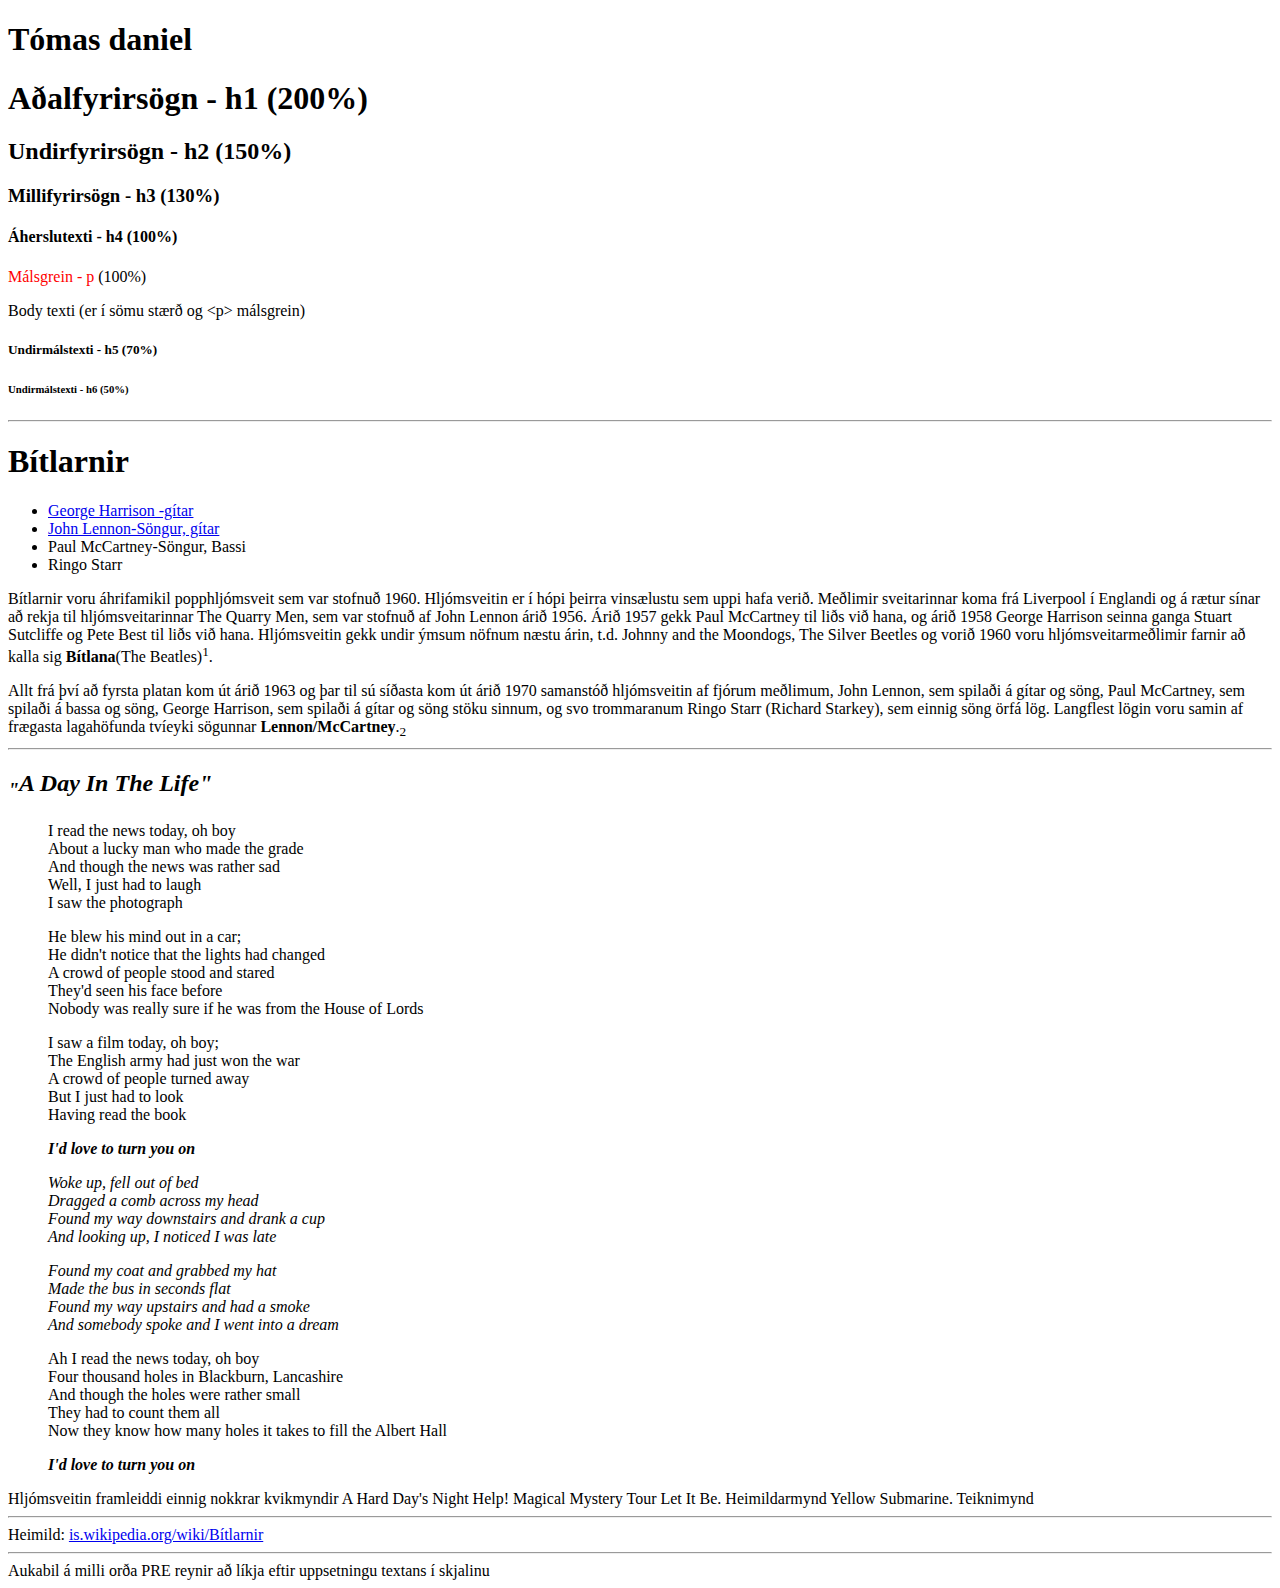
<file: Verkefni 1/index.html>
<!DOCTYPE html>
<html lang="en">
<head>
    <meta charset="UTF-8">
    <meta name="viewport" content="width=device-width, initial-scale=1.0">
    <title>Verkefni 1</title>
</head>
<body>
    <h1>Tómas daniel</h1> 

<H1>Aðalfyrirsögn - h1 (200%)</H1>

<h2>Undirfyrirsögn - h2 (150%)</h2>

<h3>Millifyrirsögn - h3 (130%)</h3>

<h4>Áherslutexti - h4 (100%)</h4>

<p><span style="color: red;">Málsgrein - p</span> (100%) </p>

<body>
    Body texti (er í sömu stærð og &lt;p&gt; málsgrein)
</body>

<H5>Undirmálstexti - h5 (70%) </H5>

<h6>Undirmálstexti - h6 (50%)</h6>
<hr>
<H1><B>Bítlarnir</B></H1>

<ul>
<li><a href ="https://en.wikipedia.org/wiki/George_Harrison"> George Harrison -gítar</a></li>
    <li><a href ="https://en.wikipedia.org/wiki/John_Lennon">John Lennon-Söngur, gítar</a></li>
    <li>Paul McCartney-Söngur, Bassi</li>
    <li>Ringo Starr</li></ul>
<P>Bítlarnir voru áhrifamikil popphljómsveit sem var stofnuð 1960. Hljómsveitin er í hópi þeirra vinsælustu sem uppi hafa verið. Meðlimir sveitarinnar koma frá Liverpool í Englandi og á rætur sínar að rekja til hljómsveitarinnar The Quarry Men, sem var stofnuð af John Lennon árið 1956. Árið 1957 gekk Paul McCartney til liðs við hana, og árið 1958 George Harrison seinna ganga Stuart Sutcliffe og Pete Best til liðs við hana. Hljómsveitin gekk undir ýmsum nöfnum næstu árin, t.d. Johnny and the Moondogs, The Silver Beetles og vorið 1960 voru hljómsveitarmeðlimir farnir að kalla sig <b>Bítlana</b>(The Beatles)<sup>1</sup>.</P>

Allt frá því að fyrsta platan kom út árið 1963 og þar til sú síðasta kom út árið 1970 samanstóð hljómsveitin af fjórum meðlimum, John Lennon, sem spilaði á gítar og söng, Paul McCartney, sem spilaði á bassa og söng, George Harrison, sem spilaði á gítar og söng stöku sinnum, og svo trommaranum Ringo Starr (Richard Starkey), sem einnig söng örfá lög. Langflest lögin voru samin af frægasta lagahöfunda tvíeyki sögunnar <B>Lennon/McCartney</B>.<sub>2</sub>
<hr>
<h2><em><sub>"</sub>A Day In The Life"</h2></em>
<blockquote>

<p>I read the news today, oh boy<br>
About a lucky man who made the grade<br>
And though the news was rather sad<br>
Well, I just had to laugh<br>
I saw the photograph</P>

<p>He blew his mind out in a car;<br>
He didn't notice that the lights had changed<br>
A crowd of people stood and stared<br>
They'd seen his face before<br>
Nobody was really sure if he was from the House of Lords</P>

<p>I saw a film today, oh boy;<br>
The English army had just won the war<br>
A crowd of people turned away<br>
But I just had to look<br>
Having read the book</P>
<Em>
<p><B>I'd love to turn you on</B></P>

<p>Woke up, fell out of bed<br>
Dragged a comb across my head<br>
Found my way downstairs and drank a cup<br>
And looking up, I noticed I was late</P>

<p>Found my coat and grabbed my hat<br>
Made the bus in seconds flat<br>
Found my way upstairs and had a smoke<br>
And somebody spoke and I went into a dream</P>
</Em>
<p>Ah I read the news today, oh boy<br>
Four thousand holes in Blackburn, Lancashire<br>
And though the holes were rather small<br>
They had to count them all<br>
Now they know how many holes it takes to fill the Albert Hall</P>
<p><strong><Em>I'd love to turn you on</Em></strong></P>

</blockquote>

Hljómsveitin framleiddi einnig nokkrar kvikmyndir
    A Hard Day's Night 
    Help!
    Magical Mystery Tour
    Let It Be. Heimildarmynd
    Yellow Submarine. Teiknimynd
    <hr>
Heimild: <a href="//https://is.wikipedia.org/wiki/Bítlarnir">is.wikipedia.org/wiki/Bítlarnir</a>
<hr>
Aukabil  	á 	 milli 	orða
										PRE reynir að 
	líkja eftir uppsetningu 

	textans			í skjalinu
</body>
</html>
</file>
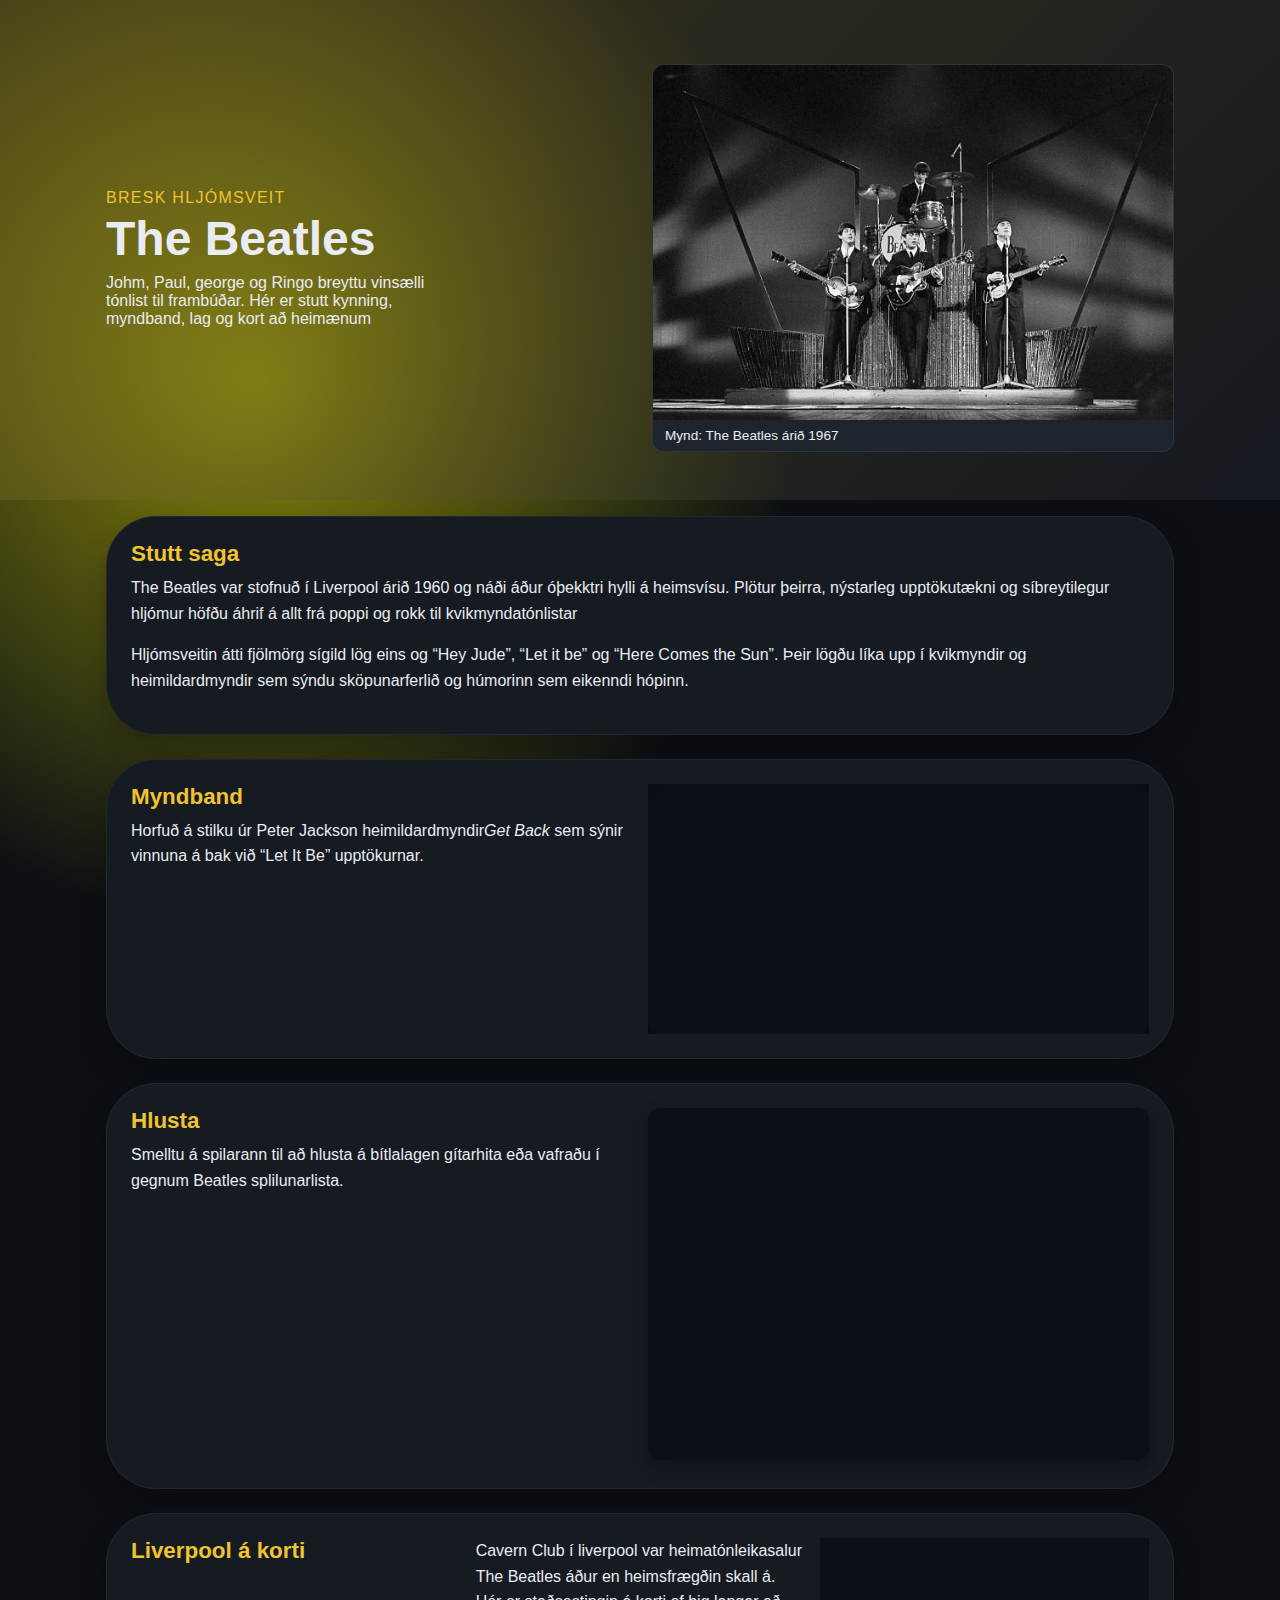
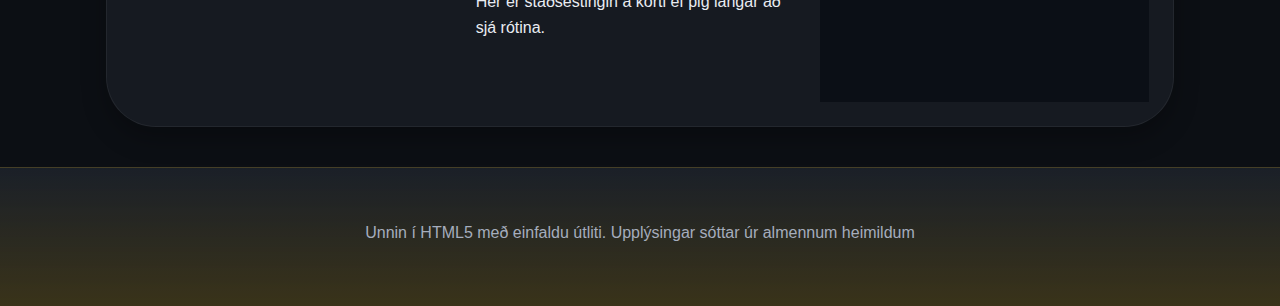
<file: Verkefni 7/index.html>
<!DOCTYPE html>
<html lang="en">
<head>
    <meta charset="UTF-8">
    <meta name="viewport" content="width=device-width, initial-scale=1.0">
    <style link="Style.css"></style>
    <title>The Beatles - Tónlist og saga</title>
    <link rel="stylesheet" href="Style.css">
<head>
<body>
    <header>
        <div class="wrap">
            <div>
              <p class="eyebrow">Bresk hljómsveit</p>
              <h1>The Beatles</h1>
              <p class="lede">Johm, Paul, george og Ringo breyttu vinsælli tónlist til frambúðar. Hér er stutt kynning, myndband, lag og kort að heimænum</p>
            </div>
            <div class="hero-image">
                <img src="media\gettyimages-2636219-612x612.jpg">
                <p>Mynd: The Beatles árið 1967</p>
            </div>
        </div>
    </header>
<Main class="wrap">
    <section aria-labelledby="saga-title" class="panel">
        <div>
            <h2 id="saga-title">Stutt saga</h2>
            <p>The Beatles var stofnuð í Liverpool árið 1960 og náði áður óþekktri hylli á heimsvísu. Plötur þeirra, nýstarleg upptökutækni og síbreytilegur hljómur höfðu áhrif á allt frá poppi og rokk til kvikmyndatónlistar</p>
            <p>Hljómsveitin átti fjölmörg sígild lög eins og &ldquo;Hey Jude&rdquo;, &ldquo;Let it be&rdquo; og &ldquo;Here Comes the Sun&rdquo;. Þeir lögðu líka upp í kvikmyndir og heimildardmyndir sem sýndu sköpunarferlið og húmorinn sem eikenndi hópinn.</p>
        </div>
    </section>

    <section aria-labelledby="video-title" class="panel two-column">
        <div>
            <h2 id="Video-title">Myndband</h2>
            <p>Horfuð á stilku úr Peter Jackson heimildardmyndir<em>Get Back</em> sem sýnir vinnuna á bak við &ldquo;Let It Be&rdquo; upptökurnar.</p>
        </div>
        <div class="embed">
            <div class="responsive-frame">
                <iframe width="560" height="315" src="https://www.youtube.com/embed/FZSHsJjsh-Y?si=BLPpzwZ4Vzo_0_ag" title="YouTube video player" frameborder="0" allow="accelerometer; autoplay; clipboard-write; encrypted-media; gyroscope; picture-in-picture; web-share" referrerpolicy="strict-origin-when-cross-origin" allowfullscreen></iframe>
            </div>
        </div>
    </section>

    <section aria-labelledby="hlusta-title" class="panel two-column">
        <div>
            <h2 id="hlusta-title">Hlusta</h2>
            <p>Smelltu á spilarann til að hlusta á bítlalagen gítarhita eða vafraðu í gegnum Beatles splilunarlista.</p>
        </div>
        <div class="embed">
            <iframe data-testid="embed-iframe" style="border-radius:12px" src="https://open.spotify.com/embed/track/1tdltVUBkiBCW1C3yB4zyD?utm_source=generator&theme=0" width="100%" height="352" frameBorder="0" allowfullscreen="" allow="autoplay; clipboard-write; encrypted-media; fullscreen; picture-in-picture" loading="lazy"></iframe>
        </div>
    </section>

    <section aria-labelledby="kort-title" class="panel two-column">
        <h2 id="kort-title">Liverpool á korti</h2>
        <p>Cavern Club í liverpool var heimatónleikasalur The Beatles áður en heimsfrægðin skall á. Hér er staðsestingin á korti ef þig langar að sjá rótina.</p>
        <div class="embed">
            <div class="responsive-frame">
                <iframe src="https://www.google.com/maps/embed?pb=!1m18!1m12!1m3!1d2378.476527473804!2d-2.9905270743809194!3d53.406303372306745!2m3!1f0!2f0!3f0!3m2!1i1024!2i768!4f13.1!3m3!1m2!1s0x487b212e349cd1c9%3A0x3b50330ca98cf538!2sThe%20Cavern%20Club!5e0!3m2!1sen!2sis!4v1765066861929!5m2!1sen!2sis" width="600" height="450" style="border:0;" allowfullscreen="" loading="lazy" referrerpolicy="no-referrer-when-downgrade"></iframe>
            </div>
        </div>
    </section>
</Main>

<footer>
    <div class="wrap">
        <p>Unnin í HTML5 með einfaldu útliti. Upplýsingar sóttar úr almennum heimildum</p>
    </div>
</footer>

</body>
</head>
</file>
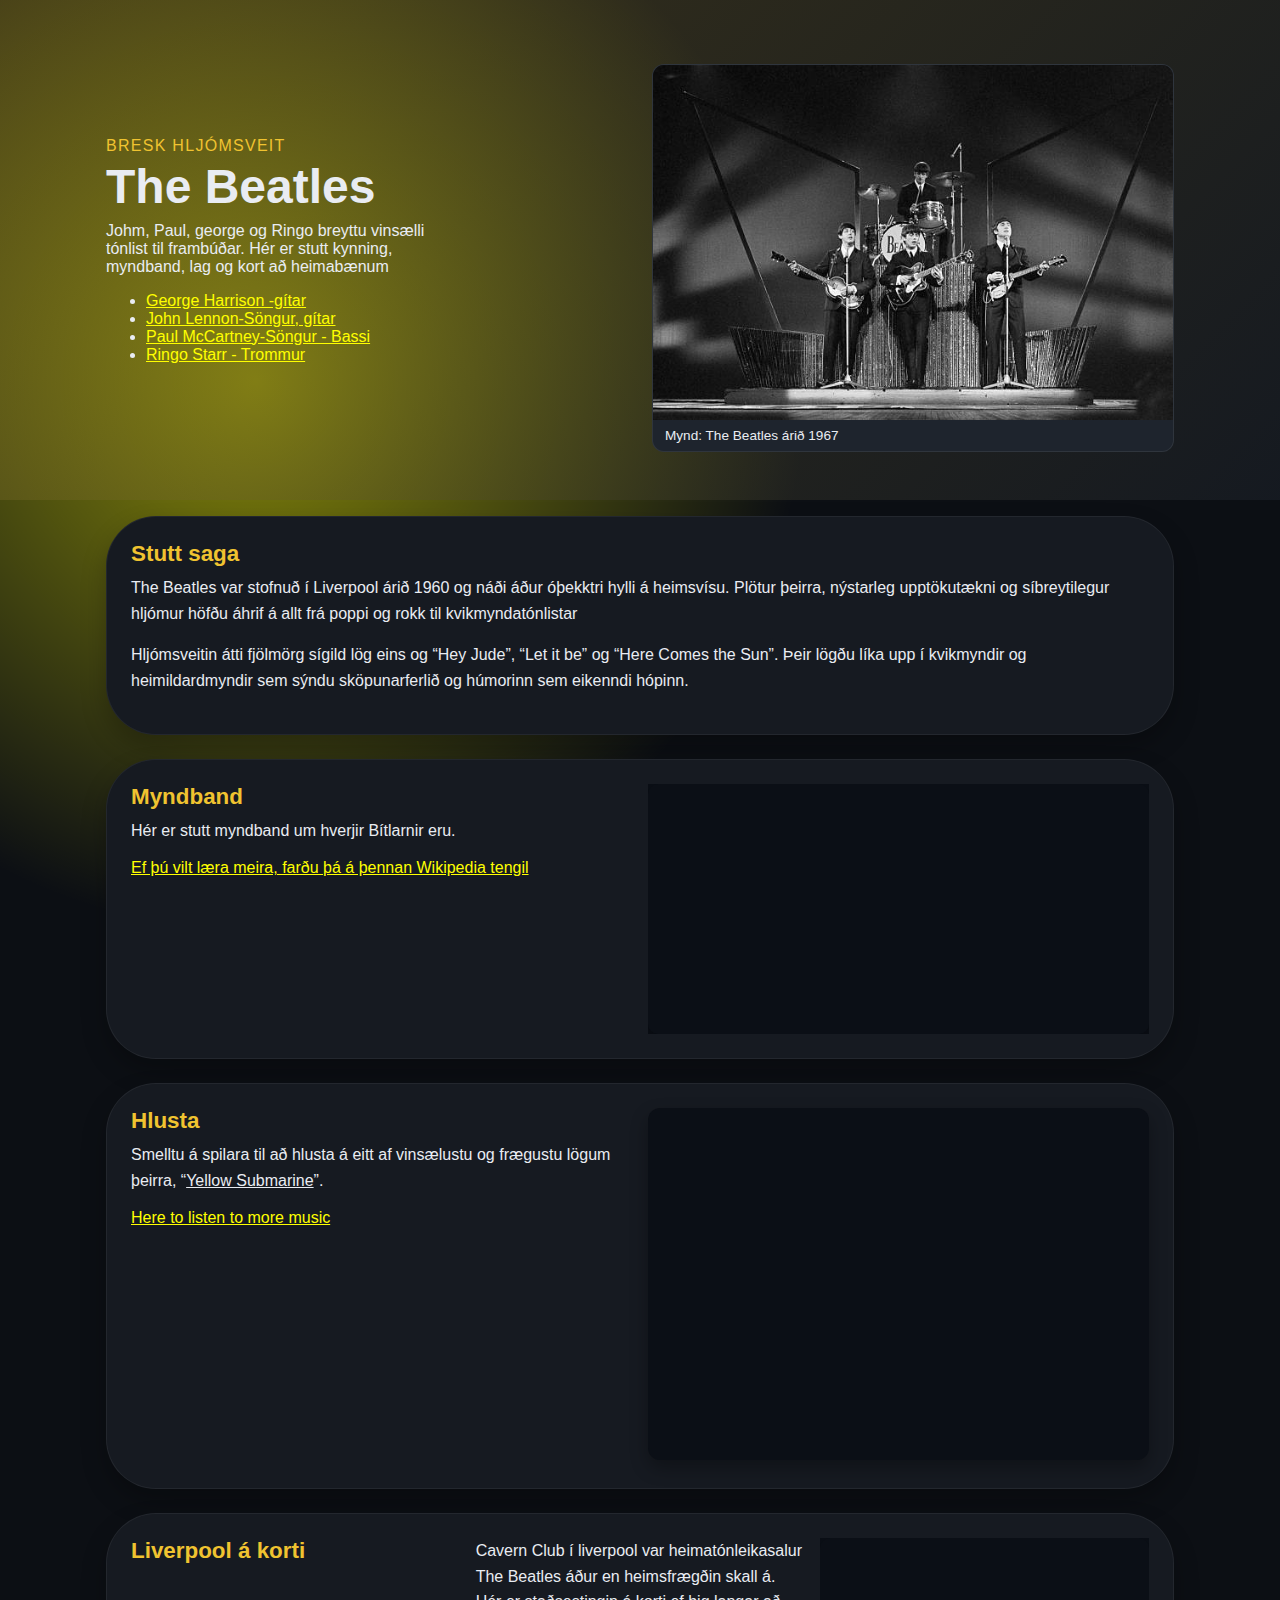
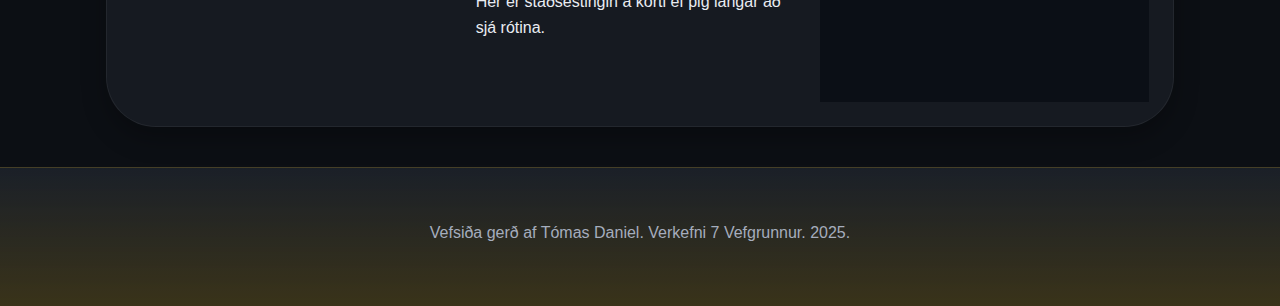
<file: Verkefni-7/index.html>
<!DOCTYPE html>
<html lang="en">
<head>
    <meta charset="UTF-8">
    <meta name="viewport" content="width=device-width, initial-scale=1.0">
    <style link="Style.css"></style>
    <title>The Beatles - Tónlist og saga</title>
    <link rel="stylesheet" href="Style.css">
<head>
<body>
    <header>
        <div class="wrap">
            <div>
              <p class="eyebrow">Bresk hljómsveit</p>
              <h1>The Beatles</h1>
              <p class="lede">Johm, Paul, george og Ringo breyttu vinsælli tónlist til frambúðar.
                 Hér er stutt kynning, myndband, lag og kort að heimabænum</p>
                 <ul>
    <li><a href ="https://en.wikipedia.org/wiki/George_Harrison"> George Harrison -gítar</a></li>
    <li><a href ="https://en.wikipedia.org/wiki/John_Lennon">John Lennon-Söngur, gítar</a></li>
    <li><a href ="https://en.wikipedia.org/wiki/Paul_McCartney">Paul McCartney-Söngur - Bassi</a></li>
    <li><a href ="https://en.wikipedia.org/wiki/Ringo_Starr">Ringo Starr - Trommur</a></li></ul>
            </div>
            <div class="hero-image">
                <img src="media\gettyimages-2636219-612x612.jpg">
                <p>Mynd: The Beatles árið 1967</p>
            </div>
        </div>
    </header>
<Main class="wrap">
    <section aria-labelledby="saga-title" class="panel">
        <div>
            <h2 id="saga-title">Stutt saga</h2>
            <p>The Beatles var stofnuð í Liverpool árið 1960 og náði áður óþekktri hylli á heimsvísu. Plötur þeirra, nýstarleg upptökutækni og síbreytilegur hljómur höfðu áhrif á allt frá poppi og rokk til kvikmyndatónlistar</p>
            <p>Hljómsveitin átti fjölmörg sígild lög eins og &ldquo;Hey Jude&rdquo;, &ldquo;Let it be&rdquo; og &ldquo;Here Comes the Sun&rdquo;. Þeir lögðu líka upp í kvikmyndir og heimildardmyndir sem sýndu sköpunarferlið og húmorinn sem eikenndi hópinn.</p>
        </div>
    </section>

    <section aria-labelledby="video-title" class="panel two-column">
        <div>
            <h2 id="Video-title">Myndband</h2>
            <p>Hér er stutt myndband um hverjir Bítlarnir eru.</p>
            <a class="grass" href="https://is.wikipedia.org/wiki/Bítlarnir">Ef þú vilt læra meira, farðu þá á þennan Wikipedia tengil</a>
            
        </div>
        <div class="embed">
            <div class="responsive-frame">
                <iframe width="560" height="315" src="https://www.youtube.com/embed/FZSHsJjsh-Y?si=BLPpzwZ4Vzo_0_ag" title="YouTube video player" frameborder="0" allow="accelerometer; autoplay; clipboard-write; encrypted-media; gyroscope; picture-in-picture; web-share" referrerpolicy="strict-origin-when-cross-origin" allowfullscreen></iframe>
            </div>
        </div>
    </section>

    <section aria-labelledby="hlusta-title" class="panel two-column">
        <div>
            <h2 id="hlusta-title">Hlusta</h2>
            <p>Smelltu á spilara til að hlusta á eitt af vinsælustu og frægustu lögum þeirra, &ldquo;<u>Yellow Submarine</u>&rdquo;.</p>
            <a class="grass" href="https://open.spotify.com/artist/3WrFJ7ztbogyGnTHbHJFl2">Here to listen to more music</a>
        </div>
        <div class="embed">
            <iframe data-testid="embed-iframe" style="border-radius:12px" src="https://open.spotify.com/embed/track/1tdltVUBkiBCW1C3yB4zyD?utm_source=generator&theme=0" width="100%" height="352" frameBorder="0" allowfullscreen="" allow="autoplay; clipboard-write; encrypted-media; fullscreen; picture-in-picture" loading="lazy"></iframe>
        </div>
    </section>

    <section aria-labelledby="kort-title" class="panel two-column">
        <h2 id="kort-title">Liverpool á korti</h2>
        <p>Cavern Club í liverpool var heimatónleikasalur The Beatles áður en heimsfrægðin skall á. Hér er staðsestingin á korti ef þig langar að sjá rótina.</p>
        <div class="embed">
            <div class="responsive-frame">
                <iframe src="https://www.google.com/maps/embed?pb=!1m18!1m12!1m3!1d2378.476527473804!2d-2.9905270743809194!3d53.406303372306745!2m3!1f0!2f0!3f0!3m2!1i1024!2i768!4f13.1!3m3!1m2!1s0x487b212e349cd1c9%3A0x3b50330ca98cf538!2sThe%20Cavern%20Club!5e0!3m2!1sen!2sis!4v1765066861929!5m2!1sen!2sis" width="600" height="450" style="border:0;" allowfullscreen="" loading="lazy" referrerpolicy="no-referrer-when-downgrade"></iframe>
            </div>
        </div>
    </section>
</Main>

<footer>
    <div class="wrap">
        <p>Vefsiða gerð af Tómas Daniel. Verkefni 7 Vefgrunnur. 2025.</p>
    </div>
</footer>

</body>
</head>
</file>
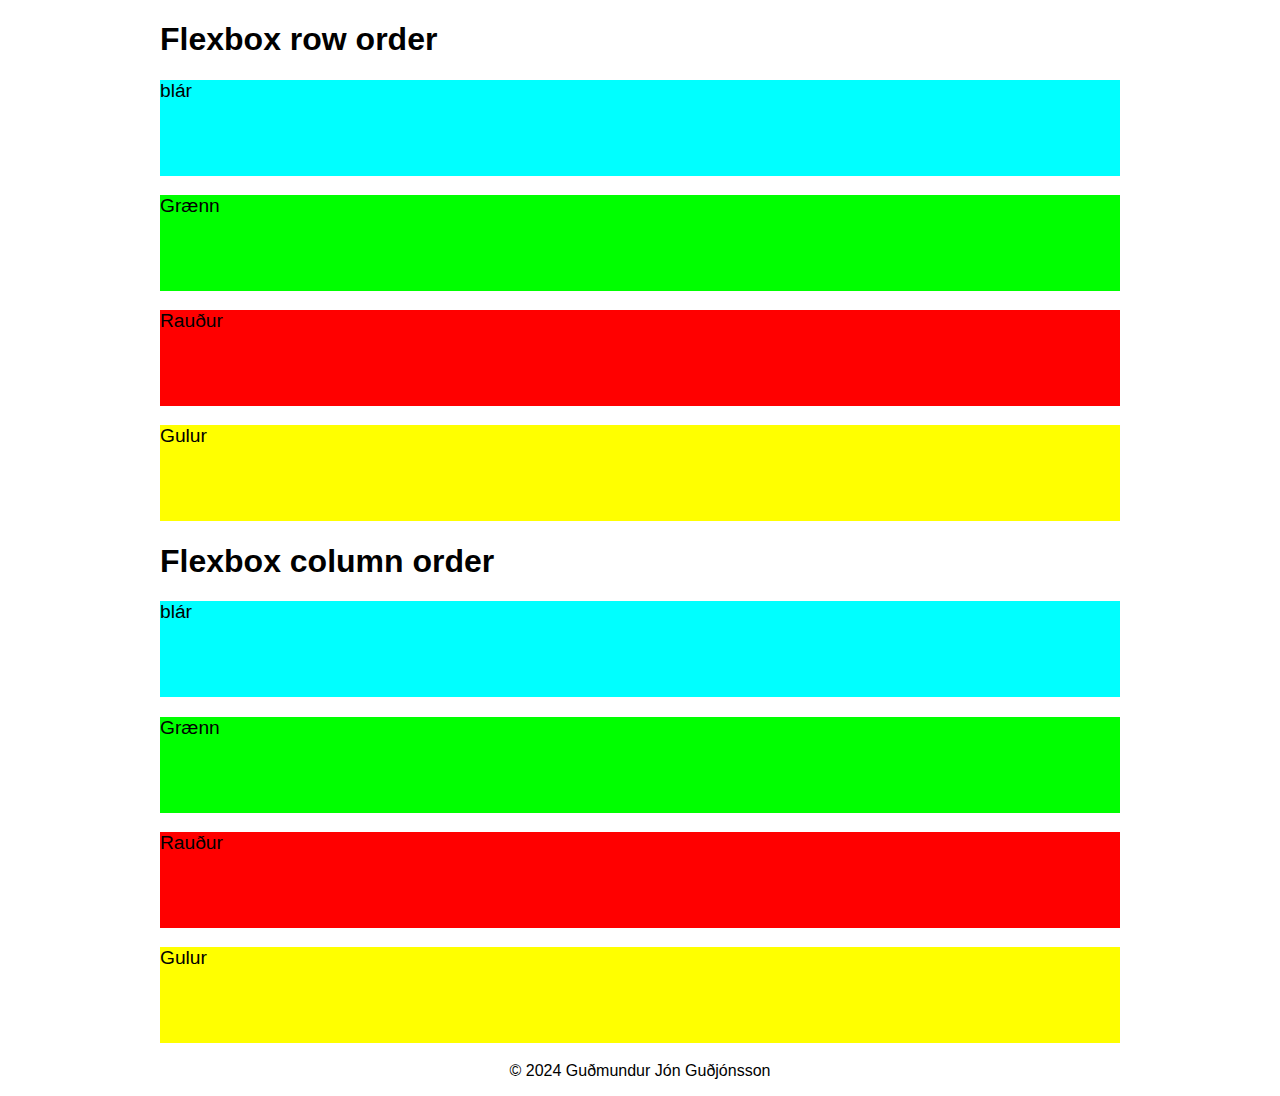
<file: Verkefni 3/verkefni 3-2 Original/index.html>
<!DOCTYPE html>
<html>
<head>
	<meta charset="utf-8">
	<meta name="viewport" content="width=device-width, initial-scale=1.0">
	<meta name="description" content="Flexbox row & column order">
	<meta name="author" content="Guðmundur Jón Guðjónsson">
	<title>Flexbox row & column order</title>
	<link rel="stylesheet" type="text/css" href="styles.css">
</head>
<body>
	<h1>Flexbox row order</h1>
	<section class="row">
		<div class="blar"><p>blár</p></div>
		<div class="graenn"><p>Grænn</p></div>
		<div class="raudur"><p>Rauður</p></div>
		<div class="gulur"><p>Gulur</p></div>
	</section>
	<h1>Flexbox column order</h1>
	<section class="col">
		<div class="blar"><p>blár</p></div>
		<div class="graenn"><p>Grænn</p></div>
		<div class="raudur"><p>Rauður</p></div>
		<div class="gulur"><p>Gulur</p></div>
	</section>
	<section>
		<footer>
			<p>&copy; 2024 Guðmundur Jón Guðjónsson</p>
		</footer>
	</section>
</body>
</html>
</file>
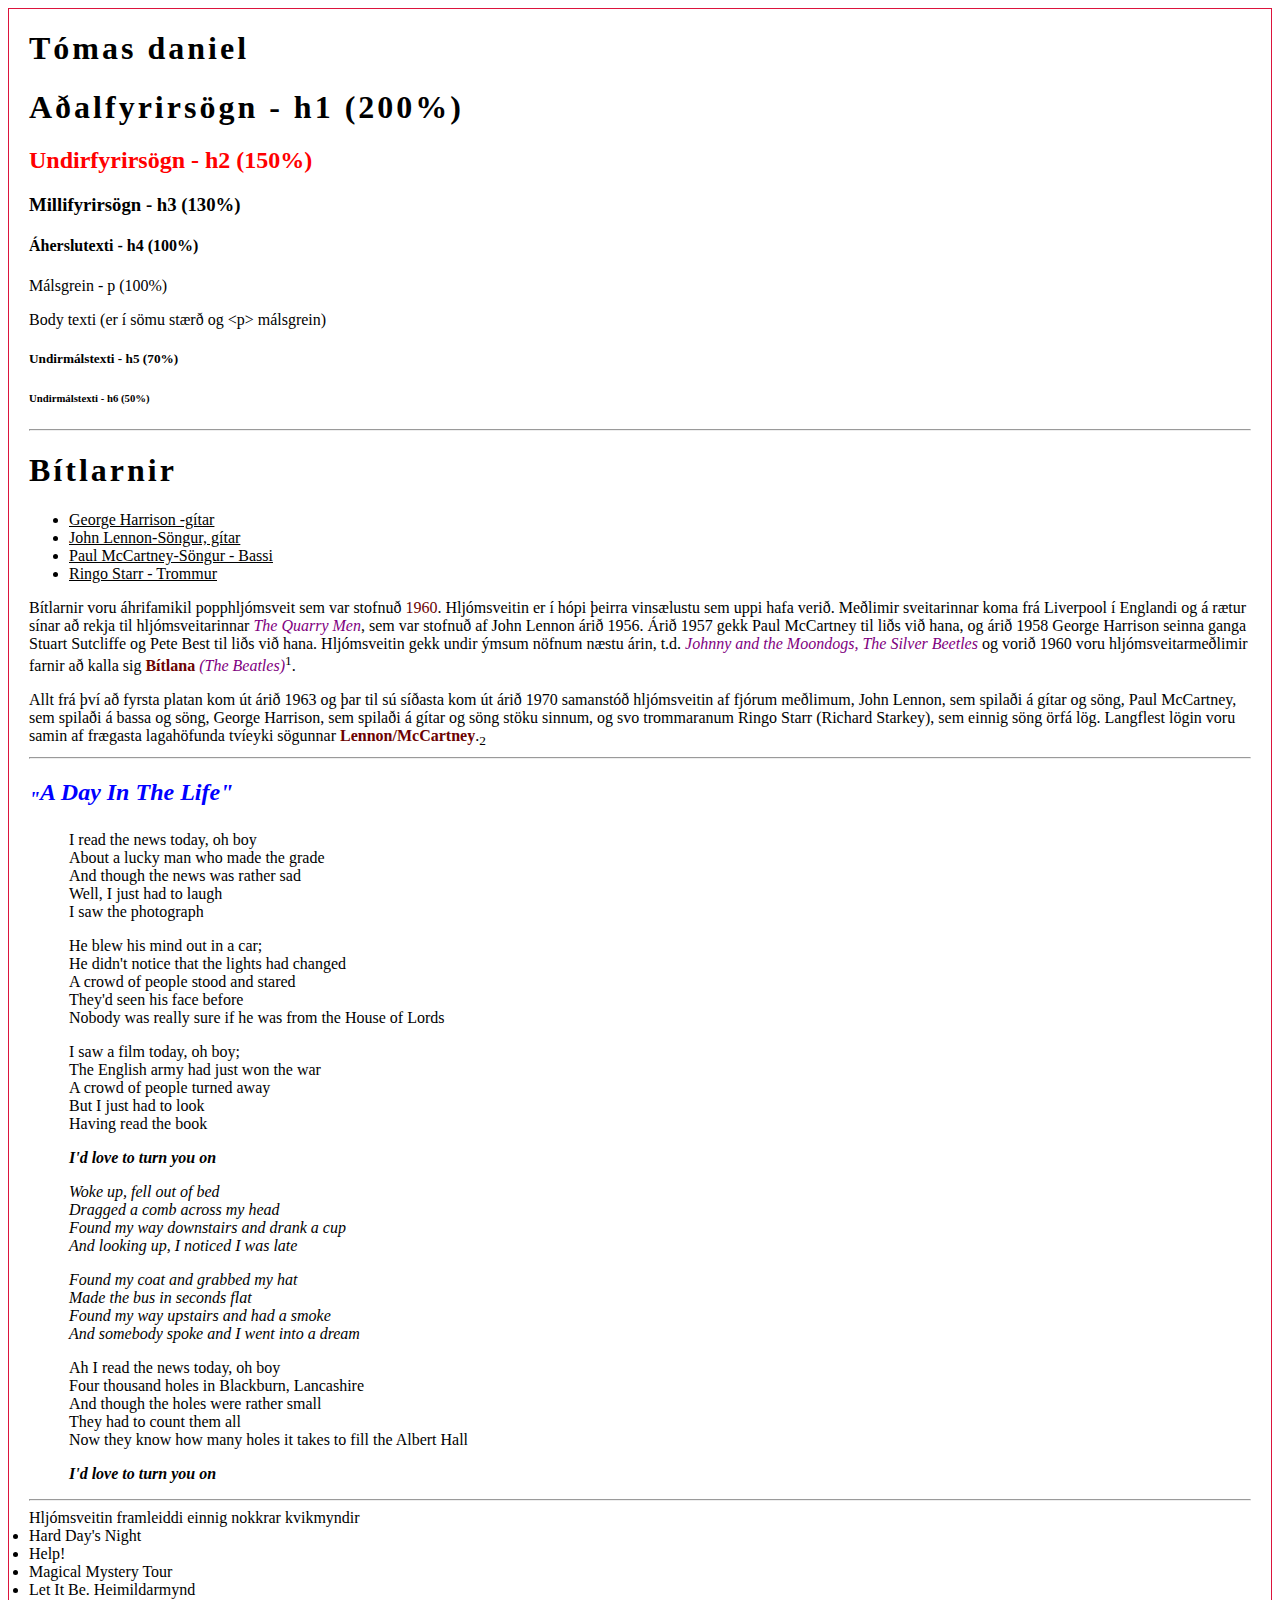
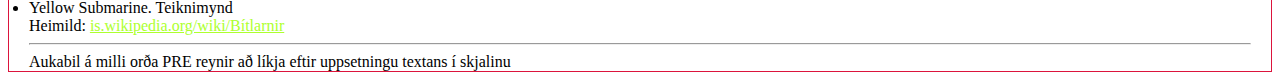
<file: Verkefni 1/css_index.html>
<!DOCTYPE html>
<html lang="en">
<head>
    <meta charset="UTF-8">
    <meta name="viewport" content="width=device-width, initial-scale=1.0">
    <title>Verkefni 1</title>
    <link href="index.css" rel="stylesheet">
</head>
<body>
    <h1>Tómas daniel</h1> 

<H1>Aðalfyrirsögn - h1 (200%)</H1>

<h2 class="red">Undirfyrirsögn - h2 (150%)</h2>

<h3>Millifyrirsögn - h3 (130%)</h3>

<h4>Áherslutexti - h4 (100%)</h4>

<p>Málsgrein - p (100%) </p>

<body>
    Body texti (er í sömu stærð og &lt;p&gt; málsgrein)
</body>

<H5>Undirmálstexti - h5 (70%) </H5>

<h6>Undirmálstexti - h6 (50%)</h6>
<hr>
<H1><B>Bítlarnir</B></H1>

<ul>
<li><a href ="https://en.wikipedia.org/wiki/George_Harrison"> George Harrison -gítar</a></li>
    <li><a href ="https://en.wikipedia.org/wiki/John_Lennon">John Lennon-Söngur, gítar</a></li>
    <li><a href ="https://en.wikipedia.org/wiki/Paul_McCartney">Paul McCartney-Söngur - Bassi</a></li>
    <li><a href ="https://en.wikipedia.org/wiki/Ringo_Starr">Ringo Starr - Trommur</a></li></ul>
<P class="mitt-par">Bítlarnir voru áhrifamikil popphljómsveit sem var stofnuð <span style="color: rgb(108, 2, 2);">1960</span>. Hljómsveitin er í hópi þeirra vinsælustu sem uppi hafa verið. Meðlimir sveitarinnar koma frá Liverpool í Englandi og á rætur sínar að rekja til hljómsveitarinnar <em><span style="color: purple;">The Quarry Men</span></em>, sem var stofnuð af John Lennon árið 1956. Árið 1957 gekk Paul McCartney til liðs við hana, og árið 1958 George Harrison seinna ganga Stuart Sutcliffe og Pete Best til liðs við hana. Hljómsveitin gekk undir ýmsum nöfnum næstu árin, t.d. <em><span style="color: purple;">Johnny and the Moondogs, The Silver Beetles</span></em> og vorið 1960 voru hljómsveitarmeðlimir farnir að kalla sig <span style="color: rgb(108, 2, 2);"><b>Bítlana</b></span><span style="color: purple;"> <em>(The Beatles)</em></span><sup>1</sup>.</P class="mitt-par">

Allt frá því að fyrsta platan kom út árið 1963 og þar til sú síðasta kom út árið 1970 samanstóð hljómsveitin af fjórum meðlimum, John Lennon, sem spilaði á gítar og söng, Paul McCartney, sem spilaði á bassa og söng, George Harrison, sem spilaði á gítar og söng stöku sinnum, og svo trommaranum Ringo Starr (Richard Starkey), sem einnig söng örfá lög. Langflest lögin voru samin af frægasta lagahöfunda tvíeyki sögunnar <span style="color: rgb(108, 2, 2);"><B>Lennon/McCartney</B></span>.<sub>2</sub>
<hr>
<h2><em><sub>"</sub>A Day In The Life"</h2></em>
<blockquote>

<p>I read the news today, oh boy<br>
About a lucky man who made the grade<br>
And though the news was rather sad<br>
Well, I just had to laugh<br>
I saw the photograph</P>

<p>He blew his mind out in a car;<br>
He didn't notice that the lights had changed<br>
A crowd of people stood and stared<br>
They'd seen his face before<br>
Nobody was really sure if he was from the House of Lords</P>

<p>I saw a film today, oh boy;<br>
The English army had just won the war<br>
A crowd of people turned away<br>
But I just had to look<br>
Having read the book</P>
<em>
<p><B>I'd love to turn you on</B></P>

<p>Woke up, fell out of bed<br>
Dragged a comb across my head<br>
Found my way downstairs and drank a cup<br>
And looking up, I noticed I was late</P>

<p>Found my coat and grabbed my hat<br>
Made the bus in seconds flat<br>
Found my way upstairs and had a smoke<br>
And somebody spoke and I went into a dream</P>
</Em>
<p>Ah I read the news today, oh boy<br>
Four thousand holes in Blackburn, Lancashire<br>
And though the holes were rather small<br>
They had to count them all<br>
Now they know how many holes it takes to fill the Albert Hall</P>
<p><strong><em>I'd love to turn you on</em></strong></P>

</blockquote>
<hr>
Hljómsveitin framleiddi einnig nokkrar kvikmyndir
    <li> Hard Day's Night</li>
    <li>Help!</li> 
    <li>Magical Mystery Tour</li> 
    <li>Let It Be. Heimildarmynd</li> 
    <li>Yellow Submarine. Teiknimynd</li> 
   
Heimild: <a class="grass" href="//https://is.wikipedia.org/wiki/Bítlarnir">is.wikipedia.org/wiki/Bítlarnir</a>
<hr>
Aukabil  	á 	 milli 	orða
										PRE reynir að 
	líkja eftir uppsetningu 

	textans			í skjalinu
</body>
</html>
</file>
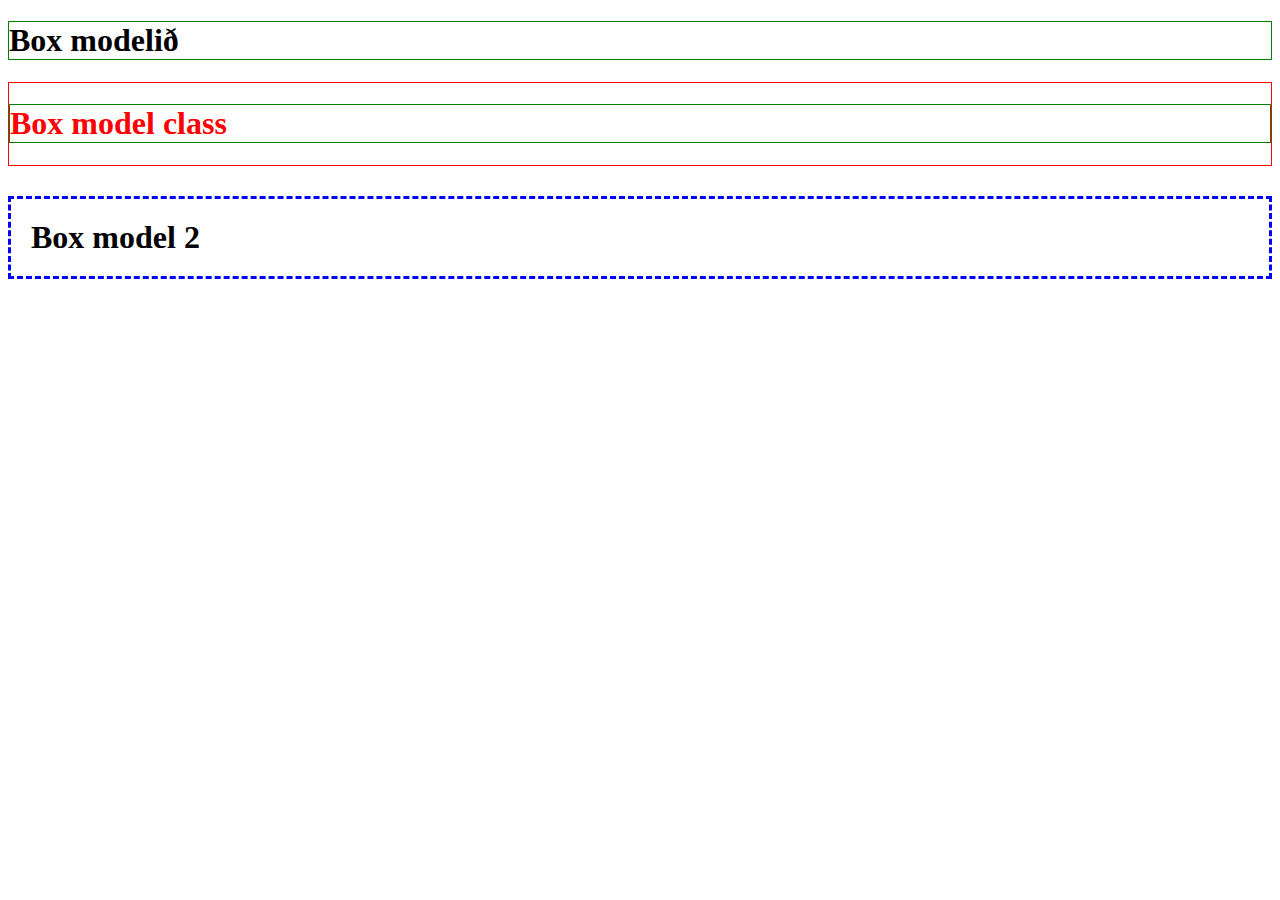
<file: Verkefni 2/verkefni_2_1.html>
<!DOCTYPE html>
<html lang="en">
<head>
    <meta charset="UTF-8">
    <meta name="viewport" content="width=device-width, initial-scale=1.0">
    <title>Verkefni 2</title>
    <style>
        h1{border: 1px solid green;}
        div{border: 1px solid red;margin-bottom: 30px;}
        div>h1{color: red;}
        .bm2{border: 3px dashed blue;padding: 20px;}
    </style>
</head>
<body>
    <h1>Box modelið</h1>
    <div><h1>Box model class</h1></div>
    <h1 class="bm2">Box model 2</h1>
</body>
</html>
</file>
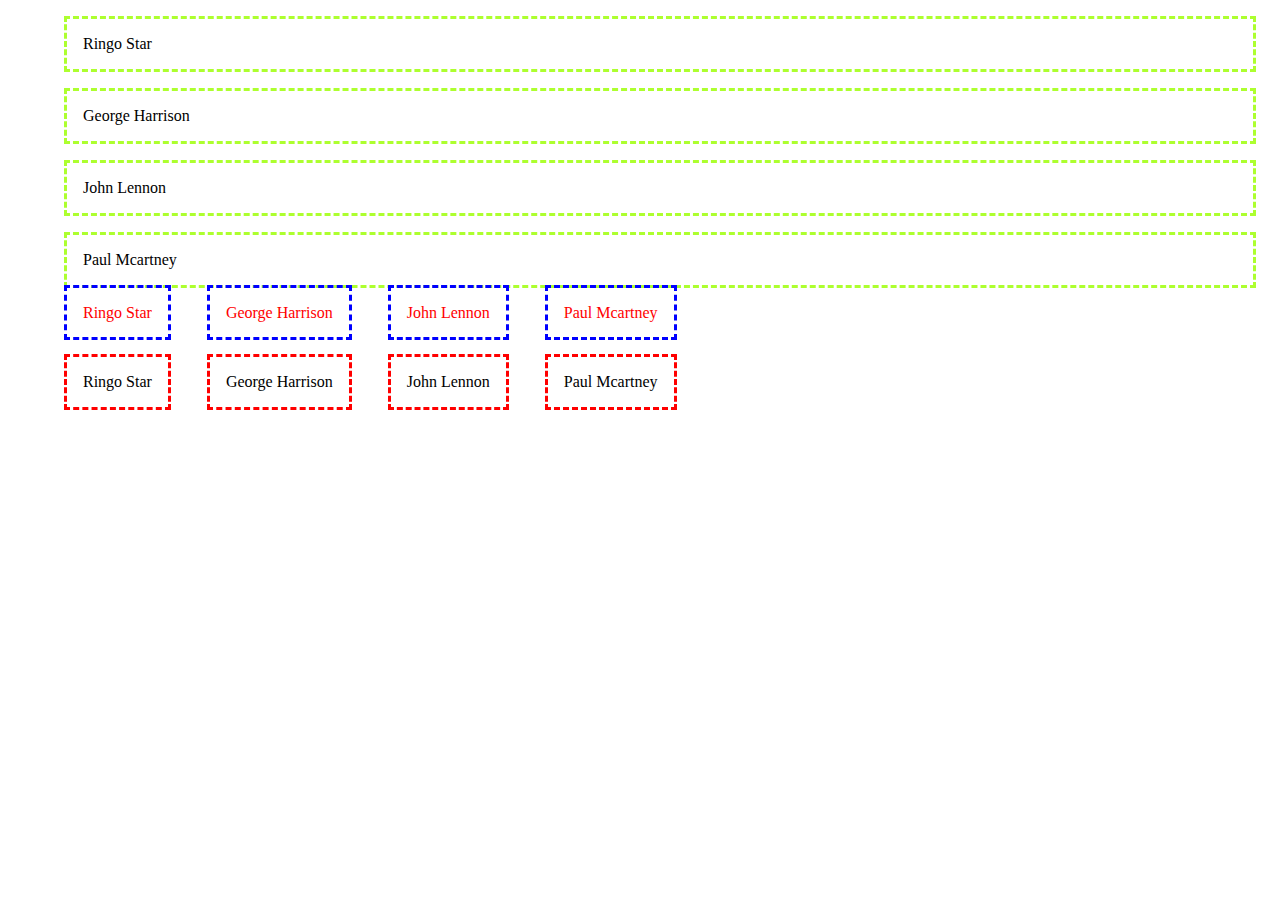
<file: Verkefni 2/verkefni_2_2.html>
<!DOCTYPE html>
<html lang="en">
<head>
    <meta charset="UTF-8">
    <meta name="viewport" content="width=device-width, initial-scale=1.0">
    <title>Verkefni-2_2</title>
    <style>
     
   .block>li{
        display: block;
        border: 3px dashed greenyellow;
        margin: 1em;
        padding: 1em;
    }

    .Inline>li{
        display: inline;
        color:  red;
        border: 3px dashed blue;
        margin: 1em;
        padding: 1em;
    }

    .Inline-block>li{
        display: inline-block;
        
        border: 3px dashed red;
        margin: 1em;
        padding: 1em;
    }


    </style>
</head>
<body>
    <ul class="block">
    <li>Ringo Star</li>
    <li>George Harrison</li>
    <li>John Lennon</li>
    <li>Paul Mcartney</li>
</ul>
    <ul class="Inline">
    <li>Ringo Star</li>
    <li>George Harrison</li>
    <li>John Lennon</li>
    <li>Paul Mcartney</li>
</ul>
<ul class="Inline-block">
    <li>Ringo Star</li>
    <li>George Harrison</li>
    <li>John Lennon</li>
    <li>Paul Mcartney</li>
</ul>
    
</body>
</html>
</file>
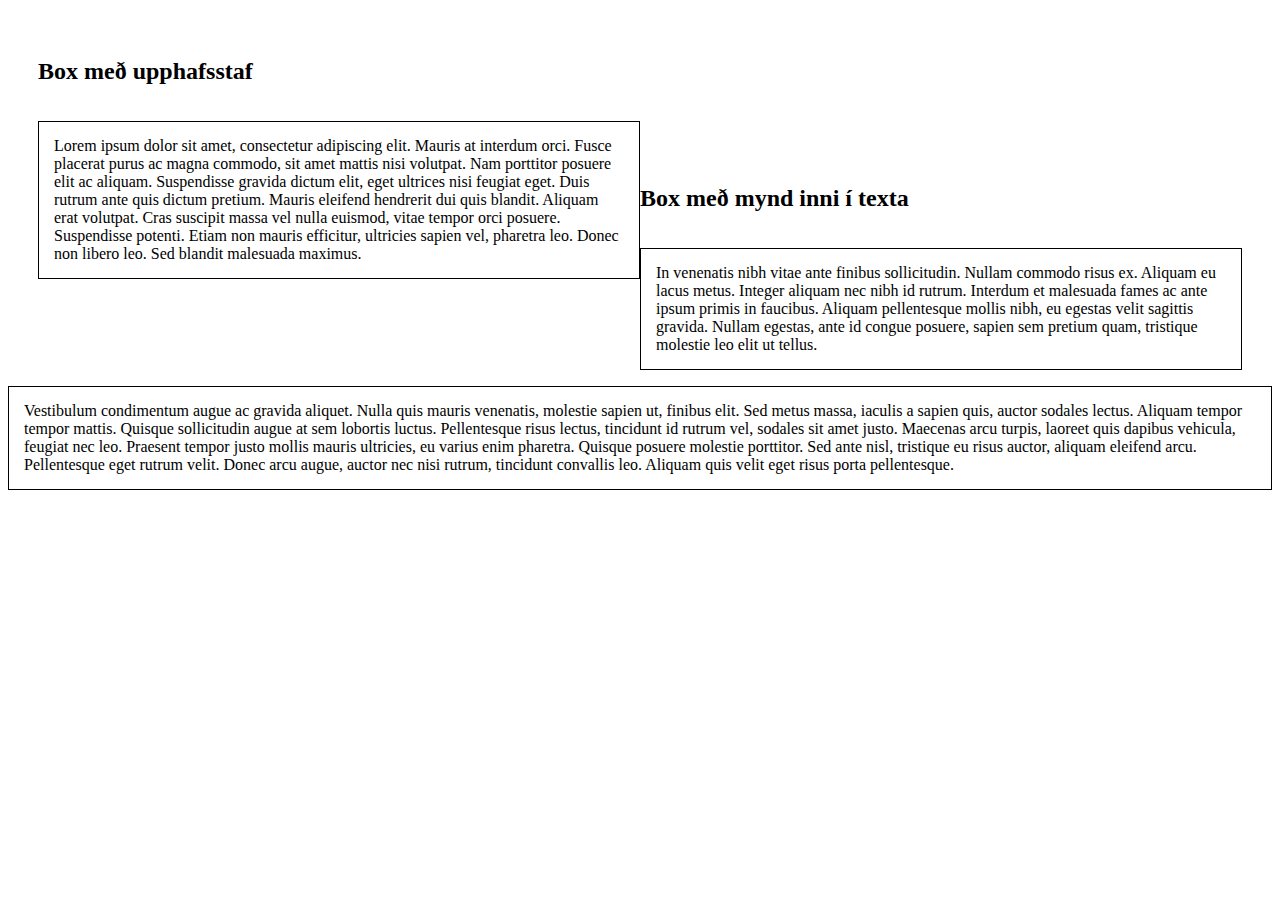
<file: Verkefni 2/verkefni_2_3.html>
<!DOCTYPE html>
<html lang="en">
<head>
    <meta charset="UTF-8">
    <meta name="viewport" content="width=device-width, initial-scale=1.0">
    <title>verkefni 2-3</title>
    <style>
        *{
            box-sizing: border-box;
        }
        .group:before, .group:after{
            content: "";
            display: table;
            clear: both;
        }
         p{padding: 15px;border: 1px solid black;}
        
        .p3{clear: both;}
        
        .g1{padding: 30px;}
        .g2{padding: 30px;}
            .p1{float: left;width: 50%;}
            .p2{width: 50%;float: left;}
            .l1{font-size: 3.5rem;
                font-weight: bold;
                color: brown;
                padding-right: 10px;
                float: left;
                      }
      



    </style>
</head>
<body>
    <div class="group">
        <div class ="g1">
        <h2>Box með upphafsstaf</h2>
    <p class="p1">Lorem ipsum dolor sit amet, consectetur adipiscing elit. Mauris at interdum orci. Fusce placerat purus ac magna commodo, sit amet mattis nisi volutpat. Nam porttitor posuere elit ac aliquam. Suspendisse gravida dictum elit, eget ultrices nisi feugiat eget. Duis rutrum ante quis dictum pretium. Mauris eleifend hendrerit dui quis blandit. Aliquam erat volutpat. Cras suscipit massa vel nulla euismod, vitae tempor orci posuere. Suspendisse potenti. Etiam non mauris efficitur, ultricies sapien vel, pharetra leo. Donec non libero leo. Sed blandit malesuada maximus.</p></div>
    <div class="g2">
    <h2>Box með mynd inni í texta</h2>
    <p class="p2">In venenatis nibh vitae ante finibus sollicitudin. Nullam commodo risus ex. Aliquam eu lacus metus. Integer aliquam nec nibh id rutrum. Interdum et malesuada fames ac ante ipsum primis in faucibus. Aliquam pellentesque mollis nibh, eu egestas velit sagittis gravida. Nullam egestas, ante id congue posuere, sapien sem pretium quam, tristique molestie leo elit ut tellus.</p></div>
    <p class="p3">Vestibulum condimentum augue ac gravida aliquet. Nulla quis mauris venenatis, molestie sapien ut, finibus elit. Sed metus massa, iaculis a sapien quis, auctor sodales lectus. Aliquam tempor tempor mattis. Quisque sollicitudin augue at sem lobortis luctus. Pellentesque risus lectus, tincidunt id rutrum vel, sodales sit amet justo. Maecenas arcu turpis, laoreet quis dapibus vehicula, feugiat nec leo. Praesent tempor justo mollis mauris ultricies, eu varius enim pharetra. Quisque posuere molestie porttitor. Sed ante nisl, tristique eu risus auctor, aliquam eleifend arcu. Pellentesque eget rutrum velit. Donec arcu augue, auctor nec nisi rutrum, tincidunt convallis leo. Aliquam quis velit eget risus porta pellentesque.</p></div>
</body>
</html>
</file>
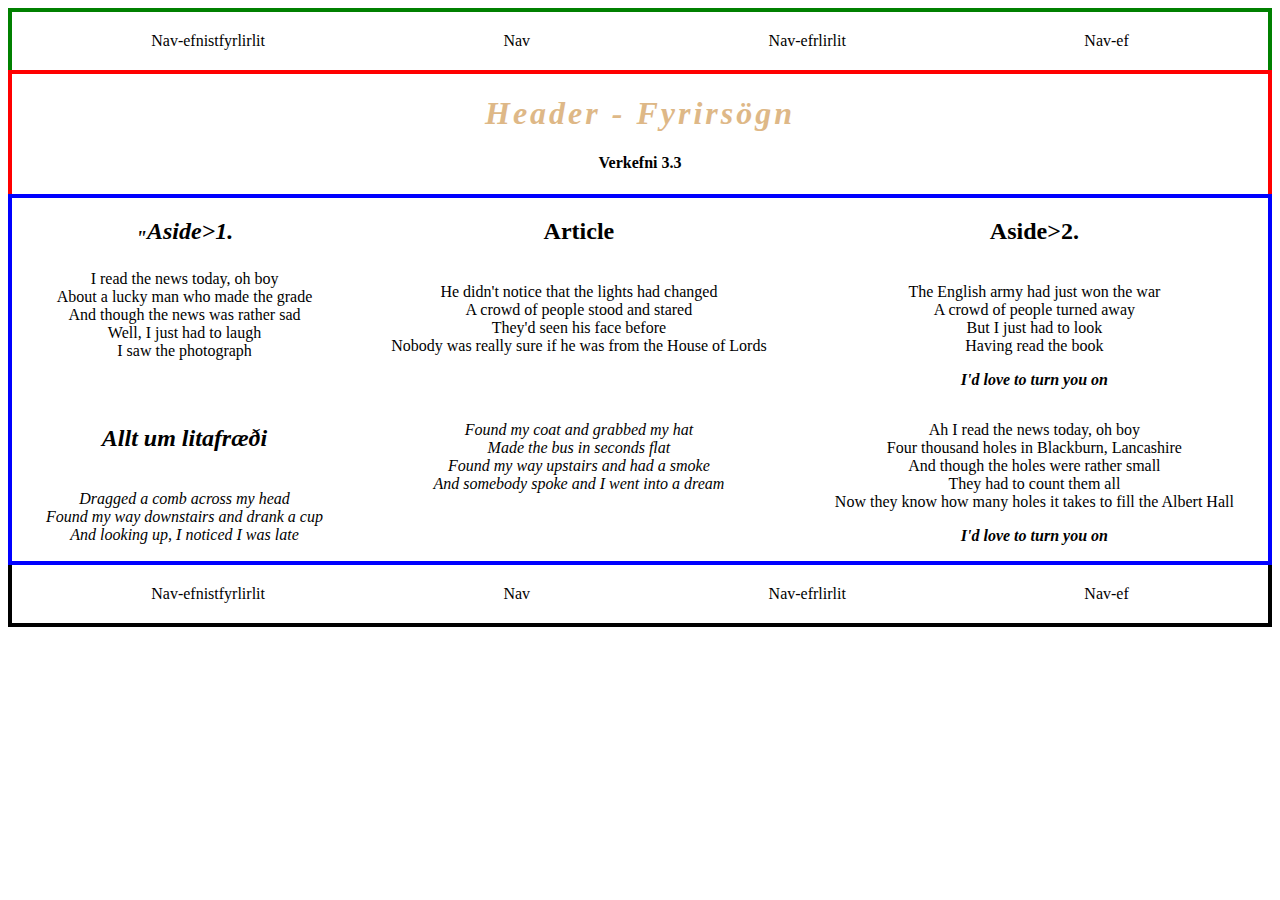
<file: Verkefni 3/verkefni 3-3.html>
<!DOCTYPE html>
<html lang="en">
<head>
    <meta charset="UTF-8">
    <meta name="viewport" content="width=device-width, initial-scale=1.0">
    <title>Verkefni 1</title>
    <link href="Verkefni 3-3.css" rel="stylesheet">
</head>
<body>
    <nav>
        <div>Nav-efnistfyrlirlit</div>
        <div>Nav</div>
        <div>Nav-efrlirlit</div>
        <div>Nav-ef</div>

    </nav>

    <div class="center">
        <h1><i class="header">Header - Fyrirsögn</i></h1>
        <h4>Verkefni 3.3</h4>
        <div></div>
    </div>
    
<div class="main">
<div><h2><em><sub>"</sub>Aside>1.</h2></em>
<p>I read the news today, oh boy<br>
About a lucky man who made the grade<br>
And though the news was rather sad<br>
Well, I just had to laugh<br>
I saw the photograph</P></div>
   
<div><p><h2>Article</h2><br>
He didn't notice that the lights had changed<br>
A crowd of people stood and stared<br>
They'd seen his face before<br>
Nobody was really sure if he was from the House of Lords</P></div>

<div><p><h2>Aside>2.</h2><br>
The English army had just won the war<br>
A crowd of people turned away<br>
But I just had to look<br>
Having read the book</P>
<em>
<p><B>I'd love to turn you on</B></P></div>

<div>
<p><h2>Allt um litafræði</h2><br>
Dragged a comb across my head<br>
Found my way downstairs and drank a cup<br>
And looking up, I noticed I was late</P>
</div>

<div>
<p>Found my coat and grabbed my hat<br>
Made the bus in seconds flat<br>
Found my way upstairs and had a smoke<br>
And somebody spoke and I went into a dream</P>
</Em>
</div>

<div>
<p>Ah I read the news today, oh boy<br>
Four thousand holes in Blackburn, Lancashire<br>
And though the holes were rather small<br>
They had to count them all<br>
Now they know how many holes it takes to fill the Albert Hall</P>
<p><strong><em>I'd love to turn you on</em></strong></P>
</div>

</div>

<footer>
        <div>Nav-efnistfyrlirlit</div>
        <div>Nav</div>
        <div>Nav-efrlirlit</div>
        <div>Nav-ef</div>

</footer>
</body>
</html>
</file>
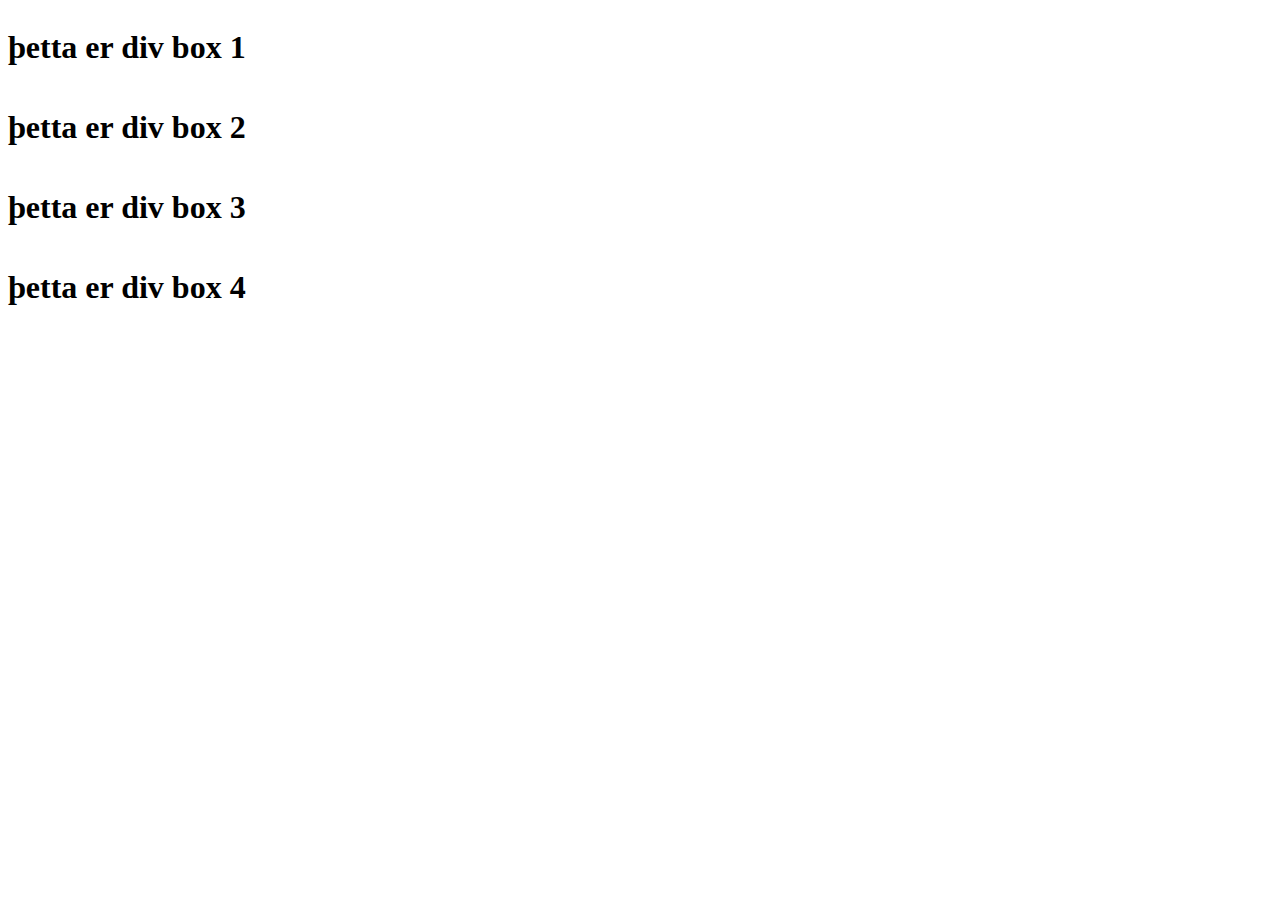
<file: Verkefni 3/Verkefni_3_2.html>
<!DOCTYPE html>
<html lang="en">
<head>
    <meta charset="UTF-8">
    <meta name="viewport" content="width=device-width, initial-scale=1.0">
    <title>Verkefni_3_2</title>
    <link rel="stylesheet" href="verkefni_3_2.css">
</head>
<body>
    <div class="col_2">
        <h1>þetta er div box 1</h1>
        <p></p>
        <h1>þetta er div box 2</h1>
        <p></p>
        <h1>þetta er div box 3</h1>
        <p></p>
        <h1>þetta er div box 4</h1>
        <p></p>
    </div>
</body>
</html>
</file>
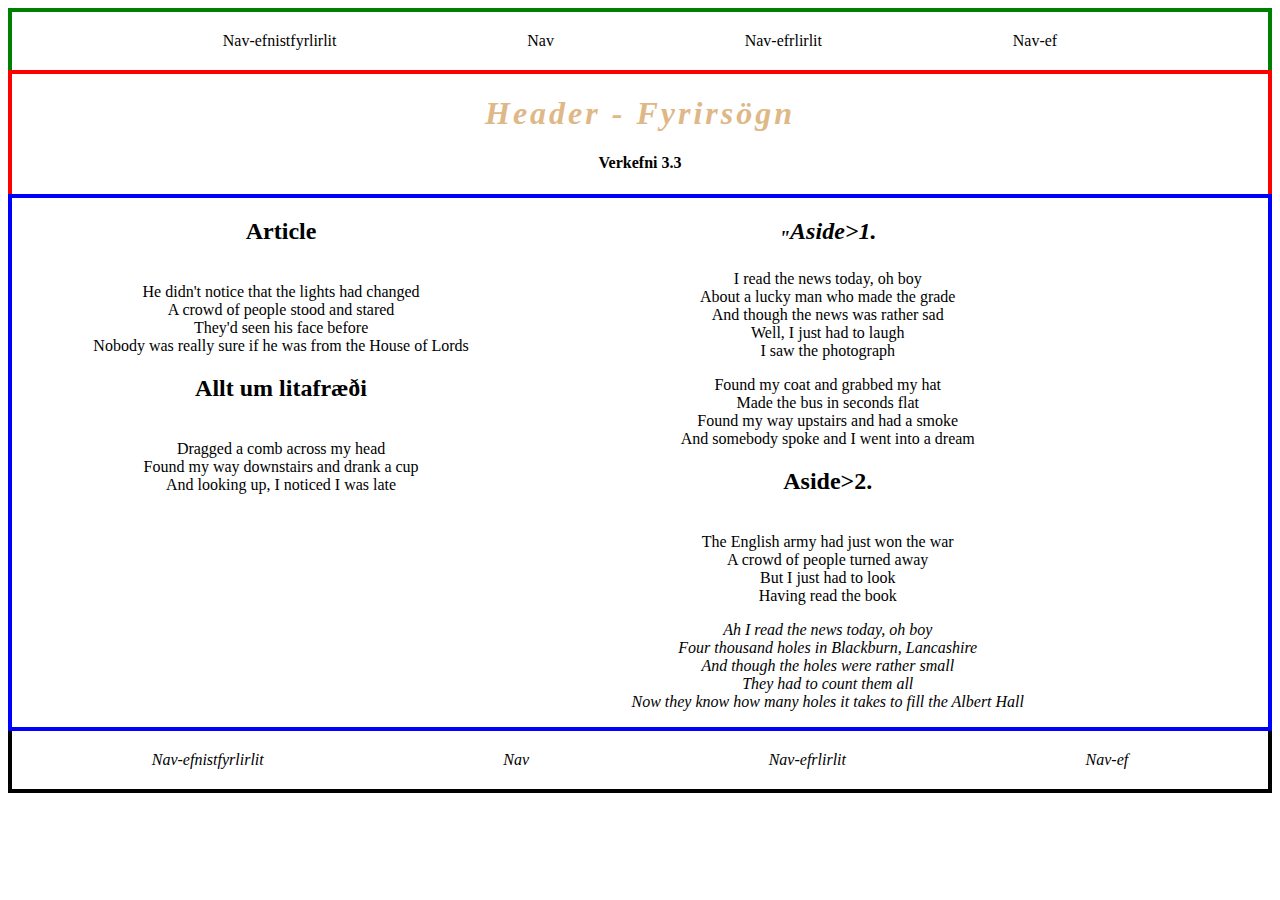
<file: Verkefni 4/Verkefni 4-2.html>
<!DOCTYPE html>
<html lang="en">
<head>
    <meta charset="UTF-8">
    <meta name="viewport" content="width=device-width, initial-scale=1.0">
    <title>Verkefni 1</title>
    <link href="Verkefni 4-2.css" rel="stylesheet">
</head>
<body>
    <nav>
        <div>Nav-efnistfyrlirlit</div>
        <div>Nav</div>
        <div>Nav-efrlirlit</div>
        <div>Nav-ef</div>

    </nav>

    <header class="center">
        <h1><i class="header">Header - Fyrirsögn</i></h1>
        <h4>Verkefni 3.3</h4>
        <div></div>
    </header>
    
<div class="main">
   
<article><p><h2>Article</h2><br>
He didn't notice that the lights had changed<br>
A crowd of people stood and stared<br>
They'd seen his face before<br>
Nobody was really sure if he was from the House of Lords</P>
<div>
<p><h2>Allt um litafræði</h2><br>
Dragged a comb across my head<br>
Found my way downstairs and drank a cup<br>
And looking up, I noticed I was late</P>
</div>
</article>

<section class="aside">
<section><h2><em><sub>"</sub>Aside>1.</h2></em>
<p>I read the news today, oh boy<br>
About a lucky man who made the grade<br>
And though the news was rather sad<br>
Well, I just had to laugh<br>
I saw the photograph</P>
<div>
<p>Found my coat and grabbed my hat<br>
Made the bus in seconds flat<br>
Found my way upstairs and had a smoke<br>
And somebody spoke and I went into a dream</P>
</Em>
</div></section>

<section><p><h2>Aside>2.</h2><br>
The English army had just won the war<br>
A crowd of people turned away<br>
But I just had to look<br>
Having read the book</P>
<em>
<div>
<p>Ah I read the news today, oh boy<br>
Four thousand holes in Blackburn, Lancashire<br>
And though the holes were rather small<br>
They had to count them all<br>
Now they know how many holes it takes to fill the Albert Hall</P>
</div></section>

</section>







</div>

<footer>
        <div>Nav-efnistfyrlirlit</div>
        <div>Nav</div>
        <div>Nav-efrlirlit</div>
        <div>Nav-ef</div>

</footer>
</body>
</html>
</file>
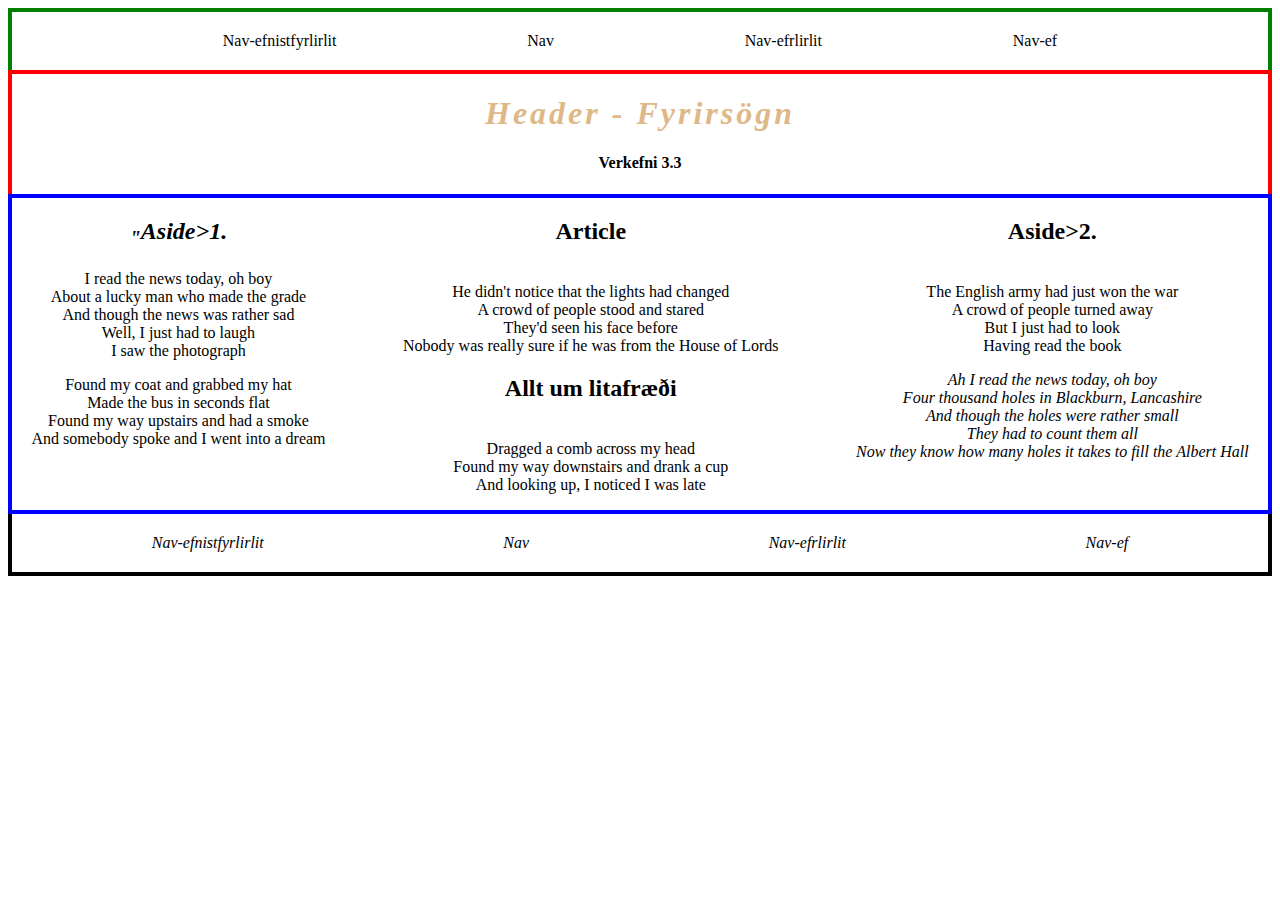
<file: Verkefni 4/Verkefni 4-3.html>
<!DOCTYPE html>
<html lang="en">
<head>
    <meta charset="UTF-8">
    <meta name="viewport" content="width=device-width, initial-scale=1.0">
    <title>Verkefni 1</title>
    <link href="Verkefni 4-3.css" rel="stylesheet">
</head>
<body>
    <nav>
        <div>Nav-efnistfyrlirlit</div>
        <div>Nav</div>
        <div>Nav-efrlirlit</div>
        <div>Nav-ef</div>

    </nav>

    <header class="center">
        <h1><i class="header">Header - Fyrirsögn</i></h1>
        <h4>Verkefni 3.3</h4>
        <div></div>
    </header>
    
<div class="main">
   
<article><p><h2>Article</h2><br>
He didn't notice that the lights had changed<br>
A crowd of people stood and stared<br>
They'd seen his face before<br>
Nobody was really sure if he was from the House of Lords</P>
<div>
<p><h2>Allt um litafræði</h2><br>
Dragged a comb across my head<br>
Found my way downstairs and drank a cup<br>
And looking up, I noticed I was late</P>
</div>
</article>

<section class="aside1"><h2><em><sub>"</sub>Aside>1.</h2></em>
<p>I read the news today, oh boy<br>
About a lucky man who made the grade<br>
And though the news was rather sad<br>
Well, I just had to laugh<br>
I saw the photograph</P>
<div>
<p>Found my coat and grabbed my hat<br>
Made the bus in seconds flat<br>
Found my way upstairs and had a smoke<br>
And somebody spoke and I went into a dream</P>
</Em>
</div></section>

<section class="aside2"><p><h2>Aside>2.</h2><br>
The English army had just won the war<br>
A crowd of people turned away<br>
But I just had to look<br>
Having read the book</P>
<em>
<div>
<p>Ah I read the news today, oh boy<br>
Four thousand holes in Blackburn, Lancashire<br>
And though the holes were rather small<br>
They had to count them all<br>
Now they know how many holes it takes to fill the Albert Hall</P>
</div></section>








</div>

<footer>
        <div>Nav-efnistfyrlirlit</div>
        <div>Nav</div>
        <div>Nav-efrlirlit</div>
        <div>Nav-ef</div>

</footer>
</body>
</html>
</file>
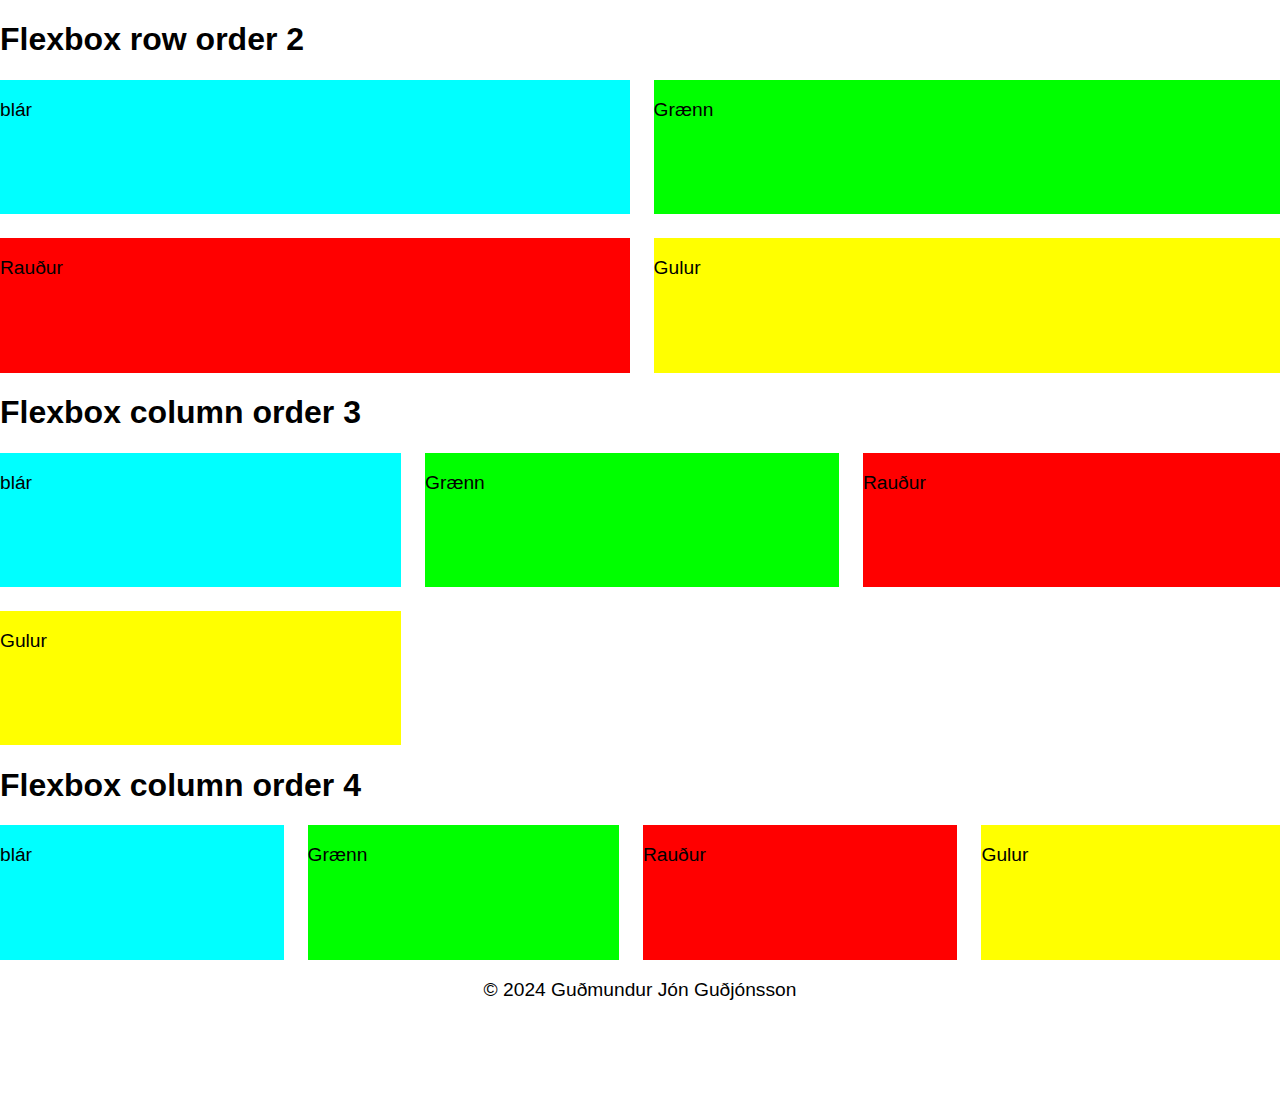
<file: Verkefni 4/verkefni 4.html>
<!DOCTYPE html>
<html>
<head>
	<meta charset="utf-8">
	<meta name="viewport" content="width=device-width, initial-scale=1.0">
	<meta name="description" content="Flexbox row & column order">
	<meta name="author" content="Guðmundur Jón Guðjónsson">
	<title>Flexbox row & column order</title>
	<link rel="stylesheet" type="text/css" href="Verkefni 4.css">
</head>
<body>
	<h1>Flexbox row order 2</h1>
	<section class="col-2">
		<div class="blar"><p>blár</p></div>
		<div class="graenn"><p>Grænn</p></div>
		<div class="raudur"><p>Rauður</p></div>
		<div class="gulur"><p>Gulur</p></div>
	</section>
	<h1>Flexbox column order 3</h1>
	<section class="col-3">
		<div class="blar"><p>blár</p></div>
		<div class="graenn"><p>Grænn</p></div>
		<div class="raudur"><p>Rauður</p></div>
		<div class="gulur"><p>Gulur</p></div>
	</section>
    <h1>Flexbox column order 4</h1>
    <section class="col-4">
		<div class="blar"><p>blár</p></div>
		<div class="graenn"><p>Grænn</p></div>
		<div class="raudur"><p>Rauður</p></div>
		<div class="gulur"><p>Gulur</p></div>
	</section>
	<section>
		<footer>
			<p>&copy; 2024 Guðmundur Jón Guðjónsson</p>
		</footer>
	</section>
</body>
</html>
</file>
<file: Verkefni 7/Style.css>
* {
    box-sizing: border-box;
}

body  {
    margin: 0;
    font-family: "Helvetica Neue", Arial, sans-serif;
    color: #e9ecf2;
    background: radial-gradient(circle at 20% 20%, rgba(255, 255, 0, 0.5), transparent 30%), #0c0f14;
}

.wrap {
    width: min(1100px, 90vw);
    margin: 0 auto;
    padding: 1rem
}

header {
    padding: 3rem 0 2rem;
    background: linear-gradient(135deg, rgba(240, 195, 48, 0.2), rgba(30, 36, 45, 0.5));
}

header .wrap {
    display: grid;
    gap: 1.5rem;
    grid-template-columns: repeat(auto-fit, minmax(280px, 1fr));
    align-items: center;
}

.eyebrow {
    margin: 0 0 0.25rem;
    text-transform: uppercase;
    letter-spacing: 0.08em;
    font-size: 0.75;
    color: #f0c330;
}

h1 {
    margin: 0 0 0.5rem;
    font-size: clamp(2rem, 3vw + 1rem, 3rem);
}

.lede {
    margin: 0;
    max-width: 38ch;
}

.hero-image {
    margin: 0;
    background: #1e242d;
    border-radius: 12px;
    overflow: hidden;
    border: 1px solid rgba(255, 255, 255, 0.08)
}

.hero-image img {
    display: block;
    width: 100%;
    height: auto;
}

.hero-image p {
    margin: 0;
    padding: 0.5rem 0.75rem;
    font-size: 0.85rem;
}

main {
    padding: 2rem 0 3rem;
}

.panel {
    background: #161a21;
    border: 1px solid rgba(255, 255, 255, 0.06);
    border-radius: 50px;
    padding: 1.5rem;
    margin-bottom: 1.5rem;
    box-shadow: 0 12px 24px rgba(0, 0, 0, 0.25)
}

.panel h2 {
    margin-top: 0;
    margin-bottom: 0.5rem;
    font-size: 1.4rem;
    color: #f0c330;
}

.panel p {
    margin-top: 0;
    margin-bottom: 1rem;
    line-height: 1.6;
}

.two-column {
    display: grid; 
    gap: 1rem;
    grid-template-columns: repeat(auto-fit, minmax(260px, 1fr));
    align-items: start;
}

@media (max-width: 900px) {
    .two-column {
        grid-template-columns: 1fr;
    }
}

embed {
    width: 100%;
}

.responsive-frame {
    position: relative;
    width: 100%;
    padding-top: 50%;
    background: #0b0f16;
    border-radius: 10xp;
    overflow: hidden;
    border: 1px solid rgba(255, 255, 255, 0, 0.08);
}

.responsive-frame iframe {
    position: absolute;
    inset: 0;
    width: 100%;
    height: 100%;
    border: 0;
}

.embed iframe {
    width: 100%;
    min-height: 240px;
    border: 0;
    border-radius: 10px;
    background: 0#0b0f16;
    box-shadow: 0 8px 18px rgba(0, 0, 0, 0.3);
}

footer {
    padding: 1.5rem 0 2rem;
    text-align: center;
    color: #a5adbd;
    background: linear-gradient(180deg, rgba(30, 36, 45, 0.8), rgba(240, 195, 48, 0.2));
    border-top: 1px solid rgba(255, 255, 255, 0.06);
}
</file>
<file: Verkefni-7/Style.css>
* {
    box-sizing: border-box;
}

body  {
    margin: 0;
    font-family: "Helvetica Neue", Arial, sans-serif;
    color: #e9ecf2;
    background: radial-gradient(circle at 20% 20%, rgba(255, 255, 0, 0.5), transparent 30%), #0c0f14;
}

.wrap {
    width: min(1100px, 90vw);
    margin: 0 auto;
    padding: 1rem
}

header {
    padding: 3rem 0 2rem;
    background: linear-gradient(135deg, rgba(240, 195, 48, 0.2), rgba(30, 36, 45, 0.5));
}

header .wrap {
    display: grid;
    gap: 1.5rem;
    grid-template-columns: repeat(auto-fit, minmax(280px, 1fr));
    align-items: center;
}

.eyebrow {
    margin: 0 0 0.25rem;
    text-transform: uppercase;
    letter-spacing: 0.08em;
    font-size: 0.75;
    color: #f0c330;
}

h1 {
    margin: 0 0 0.5rem;
    font-size: clamp(2rem, 3vw + 1rem, 3rem);
}

.lede {
    margin: 0;
    max-width: 38ch;
}

.hero-image {
    margin: 0;
    background: #1e242d;
    border-radius: 12px;
    overflow: hidden;
    border: 1px solid rgba(255, 255, 255, 0.08)
}

.hero-image img {
    display: block;
    width: 100%;
    height: auto;
}

.hero-image p {
    margin: 0;
    padding: 0.5rem 0.75rem;
    font-size: 0.85rem;
}

main {
    padding: 2rem 0 3rem;
}

.panel {
    background: #161a21;
    border: 1px solid rgba(255, 255, 255, 0.06);
    border-radius: 50px;
    padding: 1.5rem;
    margin-bottom: 1.5rem;
    box-shadow: 0 12px 24px rgba(0, 0, 0, 0.25)
}

.panel h2 {
    margin-top: 0;
    margin-bottom: 0.5rem;
    font-size: 1.4rem;
    color: #f0c330;
}

.panel p {
    margin-top: 0;
    margin-bottom: 1rem;
    line-height: 1.6;
}

:link {color: yellow;}

:visited {
    color: #f0c330;
}

.two-column {
    display: grid; 
    gap: 1rem;
    grid-template-columns: repeat(auto-fit, minmax(260px, 1fr));
    align-items: start;
}

@media (max-width: 900px) {
    .two-column {
        grid-template-columns: 1fr;
    }
}

embed {
    width: 100%;
}

.responsive-frame {
    position: relative;
    width: 100%;
    padding-top: 50%;
    background: #0b0f16;
    border-radius: 10xp;
    overflow: hidden;
    border: 1px solid rgba(255, 255, 255, 0, 0.08);
}

.responsive-frame iframe {
    position: absolute;
    inset: 0;
    width: 100%;
    height: 100%;
    border: 0;
}

.embed iframe {
    width: 100%;
    min-height: 240px;
    border: 0;
    border-radius: 10px;
    background: 0#0b0f16;
    box-shadow: 0 8px 18px rgba(0, 0, 0, 0.3);
}

footer {
    padding: 1.5rem 0 2rem;
    text-align: center;
    color: #a5adbd;
    background: linear-gradient(180deg, rgba(30, 36, 45, 0.8), rgba(240, 195, 48, 0.2));
    border-top: 1px solid rgba(255, 255, 255, 0.06);
}
</file>
<file: Verkefni 3/verkefni 3-2 Original/styles.css>
* {
    box-sizing: border-box;
}
body {
	max-width: 60em;
	 margin: 0 auto;
	 font-family: sans-serif;
}

footer p {
  text-align: center;
}

.gulur {
	background-color: yellow; 
}
.raudur {
	background-color: red; 
}
.graenn {
	background-color: lime;
}
.blar {
	background-color: cyan; 
}

.row p, .col p {
	font-size: 1.2em;
	height: 5em;
}
</file>
<file: Verkefni 1/index.css>
body{ 
    max-width: 1280px;
    border: crimson 1px solid;
    padding-left: 20px;
    padding-right: 20px;
}
h1{
    letter-spacing: 3px;
}
a:link {color: rgb(0, 0, 0);}
a:visited {color: greenyellow;}
a:hover {color: purple;}
a:active {color: blue;}

h2{
    color:blue;
}

.red{color: red;}

.grass:link {color: greenyellow;}
</file>
<file: Verkefni 3/Verkefni 3-3.css>
* {
    box-sizing: border-box;
}

body{ 
    max-width: 1280px;
}
h1{
    letter-spacing: 3px;
}
a:link {color: rgb(0, 0, 0);}
a:visited {color: greenyellow;}
a:hover {color: purple;}
a:active {color: blue;}

nav {
    display: grid;
    grid-template-columns: auto auto auto auto;
    border-style: solid;
  border-width: 4px 4px 0px 4px; 
    border-color: green;
    padding: 20px;
    text-align: center;
}

.header {
    color: burlywood;
}

.center {
    text-align: center;
    border-style: solid;
    border-width: 4px 4px 0px 4px; 
    border-color: red;
    padding-bottom: 1px;
}

.main {
    text-align: center;
    border-style: solid;
    border-width: 4px 4px 4px 4px; 
    border-color: blue;
    display: grid;
    grid-template-columns: auto auto auto;
}


footer {
    display: grid;
    grid-template-columns: auto auto auto auto;
    border-style: solid;
  border-width: 0px 4px 4px 4px; 
    border-color: black;
    padding: 20px;
    text-align: center;
}
</file>
<file: Verkefni 3/verkefni_3_2.css>
.col_2, .col_3, .col_4{
    
}
.col_2{
    display: grid;
    grid-template-columns: 1fr 1fr;
}

.col_2>div{
    padding: 10px;
}

.col_3{
    display: grid;
    grid-template-columns: 1fr 1fr 1fr;
}

.col_4 {
    grid-template-columns: repeat(4, 1fr);
}
</file>
<file: Verkefni 4/Verkefni 4-2.css>
* {
    box-sizing: border-box;
}

body{ 
    max-width: 1280px;
}
h1{
    letter-spacing: 3px;
}
a:link {color: rgb(0, 0, 0);}
a:visited {color: greenyellow;}
a:hover {color: purple;}
a:active {color: blue;}

nav {
    display: grid;
    grid-template-columns: auto auto auto auto;
    border-style: solid;
    border-width: 4px 4px 0px 4px; 
    border-color: green;
    padding: 20px;
    text-align: center;
}

.header {
    color: burlywood;
}

.center {
    text-align: center;
    border-style: solid;
    border-width: 4px 4px 0px 4px; 
    border-color: red;
    padding-bottom: 1px;
}

.main {
    text-align: center;
    border-style: solid;
    border-width: 4px 4px 4px 4px; 
    border-color: blue;
    display: grid;
    grid-template-columns: auto auto auto;
}


footer {
    display: grid;
    grid-template-columns: auto auto auto auto;
    border-style: solid;
  border-width: 0px 4px 4px 4px; 
    border-color: black;
    padding: 20px;
    text-align: center;
}

@media (max-width: 599px) {
    footer{grid-template-columns: 1fr;}
    nav{grid-template-columns: 1fr;}
    main{grid-template-columns: 1fr;}
}

@media (min-width: 600px) {
    nav{
        flex-direction: row;
        display: flex;
        justify-content: space-evenly;
    }
} 

@media (min-width: 768px) and (max-width: 959px) {
    .main{
        display: grid;
        grid-template-columns:1fr;
    }
    .aside{
        display: grid;
        grid-template-columns:1fr 1fr;
    }
}   


@media (min-width: 960px) and (max-width: 1279px) {
    .main{
        display: grid;
        grid-template-columns:2fr 1fr;
    }
    .aside{
        display: grid;
        grid-template-columns:1fr;
    }
}
</file>
<file: Verkefni 4/Verkefni 4-3.css>
* {
    box-sizing: border-box;
}

body{ 
    max-width: 1280px;
}
h1{
    letter-spacing: 3px;
}
a:link {color: rgb(0, 0, 0);}
a:visited {color: greenyellow;}
a:hover {color: purple;}
a:active {color: blue;}

nav {
    display: grid;
    grid-template-columns: auto auto auto auto;
    border-style: solid;
    border-width: 4px 4px 0px 4px; 
    border-color: green;
    padding: 20px;
    text-align: center;
}

.header {
    color: burlywood;
}

.center {
    text-align: center;
    border-style: solid;
    border-width: 4px 4px 0px 4px; 
    border-color: red;
    padding-bottom: 1px;
}

.main {
    text-align: center;
    border-style: solid;
    border-width: 4px 4px 4px 4px; 
    border-color: blue;
    display: grid;
    grid-template-columns: auto auto auto;
}

article {
    grid-area: article;
}

.aside1 {
    grid-area: aside1;
}

.aside2 {
    grid-area: aside2;
}

footer {
    display: grid;
    grid-template-columns: auto auto auto auto;
    border-style: solid;
  border-width: 0px 4px 4px 4px; 
    border-color: black;
    padding: 20px;
    text-align: center;
}

@media (max-width: 599px) {
    footer{grid-template-columns: 1fr;}
    nav{grid-template-columns: 1fr;}
    .main {
        display: grid;
        grid-template-areas: 
            "article"
            "aside1"
            "aside2";
    }
}

@media (min-width: 600px) {
    nav{
        flex-direction: row;
        display: flex;
        justify-content: space-evenly;
    }

    .main {
        display: grid;
        grid-template-areas: 
            "article article"
            "aside1 aside2";
    }

} 



@media (min-width: 768px) and (max-width: 959px) {
    .main {
        display: grid;
        grid-template-areas: 
            "article article"
            "aside1 aside2";
    }
}


@media (min-width: 960px) and (max-width: 1279px) {
    .main {
        display: grid;
        grid-template-areas: 
            "aside1 article article aside2";
    }
}

@media (min-width: 1280px) {
    .main {
        display: grid;
        grid-template-areas: 
            "aside1 article article article aside2";
    }
}
</file>
<file: Verkefni 4/Verkefni 4.css>
* {
    box-sizing: border-box;
}
body {
	max-width: 100rem;
	 margin: 0 auto;
	 font-family: sans-serif;
}

footer p {
  text-align: center;
}

.col-2 { 
    display: grid;
    gap: 1.5rem;
    grid-template-columns: auto auto;
}

.col-3 { 
    display: grid;
    gap: 1.5rem;
    grid-template-columns: auto auto auto;
}

.col-4 { 
    display: grid;
    gap: 1.5rem;
    grid-template-columns: auto auto auto auto;
}

.gulur {
	background-color: yellow; 
}
.raudur {
	background-color: red; 
}
.graenn {
	background-color: lime;
}
.blar {
	background-color: cyan; 
}

p {
	font-size: 1.2em;
	height: 5em;
}

	
@media (max-width: 600px) {
    .col-2{grid-template-columns: 1fr;}
    .col-3{grid-template-columns: 1fr;}
    .col-4{grid-template-columns: 1fr;}
}

@media (min-width: 768px) and (max-width: 959px) {
    .col-2{grid-template-columns: 1fr 1fr;}
    .col-4{grid-template-columns: 1fr 1fr;}   
}


@media (min-width: 960px) and (max-width: 1279px) {
    .col-3{grid-template-columns: 3, 1fr;}
}

@media (min-width: 180px) and (max-width: 1599px) {
    .col-4{grid-template-columns: 4, 1fr;}
}
</file>
